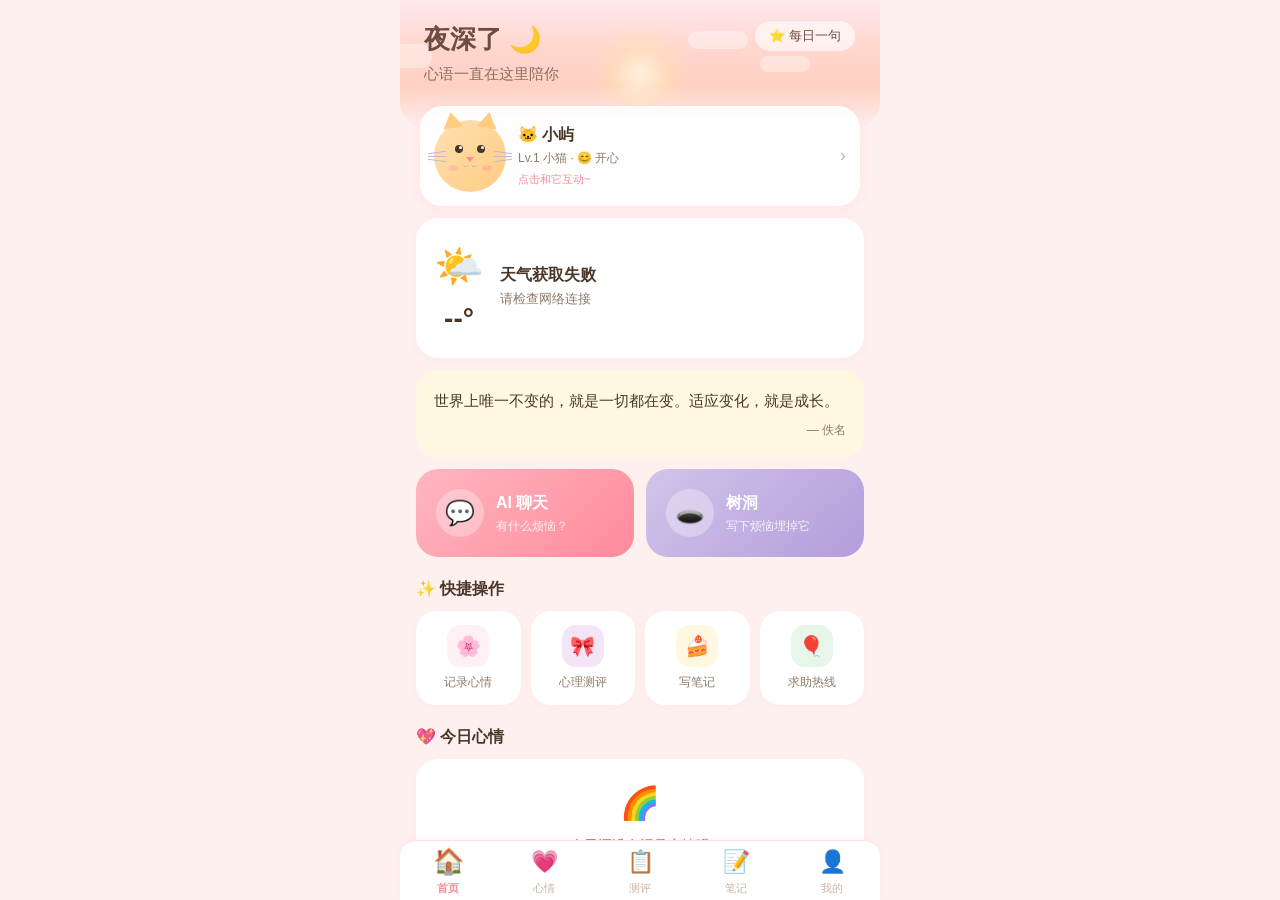
<file: frontend/index.html>
<!DOCTYPE html>
<html lang="zh-CN">
<head>
    <meta charset="UTF-8">
    <meta name="viewport" content="width=device-width, initial-scale=1.0, maximum-scale=1.0, user-scalable=no">
    <meta name="apple-mobile-web-app-capable" content="yes">
    <meta name="apple-mobile-web-app-status-bar-style" content="black-translucent">
    <meta name="theme-color" content="#FF8A9B">
    <meta name="description" content="心屿 - 你的情绪小助手">
    <title>心屿 - 情绪助手</title>
    <link rel="manifest" href="manifest.json">
    <link rel="stylesheet" href="style.css">
</head>
<body class="theme-male">

    <!-- ========== 主内容区 ========== -->
    <div class="app-container">

        <!-- ===== 首页 Tab ===== -->
        <div class="tab-page active" id="page-home">
            <div class="page-scroll">
                <!-- 日落渐变头部 -->
                <div class="sunset-header">
                    <div class="sunset-cloud c1"></div>
                    <div class="sunset-cloud c2"></div>
                    <div class="sunset-cloud c3"></div>
                    <button class="daily-quote-btn" onclick="showDailyQuote()">⭐ 每日一句</button>
                    <div class="home-greeting">
                        <h2 id="greetingText">上午好，用户 ☀️</h2>
                        <p id="greetingSub">今天心情怎么样？</p>
                    </div>
                </div>

                <!-- 宠物卡片 -->
                <div class="pet-card" onclick="switchTab('profile')">
                    <div class="pet-avatar">
                        <div class="cat-face">
                            <div class="cat-eyes">
                                <div class="cat-eye"></div>
                                <div class="cat-eye"></div>
                            </div>
                            <div class="cat-nose"></div>
                            <div class="cat-mouth">
                                <div class="cat-mouth-line"></div>
                                <div class="cat-mouth-line"></div>
                            </div>
                            <div class="cat-cheeks">
                                <div class="cat-cheek"></div>
                                <div class="cat-cheek"></div>
                            </div>
                        </div>
                        <div class="cat-whiskers">
                            <div class="cat-whisker l1"></div>
                            <div class="cat-whisker l2"></div>
                            <div class="cat-whisker l3"></div>
                            <div class="cat-whisker r1"></div>
                            <div class="cat-whisker r2"></div>
                            <div class="cat-whisker r3"></div>
                        </div>
                    </div>
                    <div class="pet-info">
                        <div class="pet-name">🐱 小屿</div>
                        <div class="pet-level">Lv.1 小猫 · 😊 开心</div>
                        <div class="pet-hint">点击和它互动~</div>
                    </div>
                    <div class="pet-arrow">›</div>
                </div>

                <!-- 天气卡片 -->
                <div class="weather-card" id="weatherCard">
                    <div class="weather-left">
                        <div class="weather-icon" id="weatherIcon">🌤️</div>
                        <div class="weather-temp" id="weatherTemp">--°</div>
                    </div>
                    <div class="weather-right">
                        <div class="weather-city" id="weatherCity">定位中...</div>
                        <div class="weather-desc" id="weatherDesc">获取天气信息</div>
                        <div class="weather-detail" id="weatherDetail"></div>
                    </div>
                </div>

                <!-- 每日一句 -->
                <div class="quote-card">
                    <p class="quote-text" id="dailyQuote">🌷 每一个不曾起舞的日子，都是对生命的辜负。</p>
                    <div class="quote-author" id="quoteAuthor">—— 尼采</div>
                </div>

                <!-- AI聊天 + 树洞 -->
                <div class="action-cards">
                    <div class="action-card ai-chat" onclick="switchTab('mood')">
                        <div class="action-icon">💬</div>
                        <div class="action-text">
                            <h3>AI 聊天</h3>
                            <p>有什么烦恼？</p>
                        </div>
                    </div>
                    <div class="action-card tree-hole" onclick="switchTab('note')">
                        <div class="action-icon">🕳️</div>
                        <div class="action-text">
                            <h3>树洞</h3>
                            <p>写下烦恼埋掉它</p>
                        </div>
                    </div>
                </div>

                <!-- 快捷入口 -->
                <div class="section-title">✨ 快捷操作</div>
                <div class="quick-actions">
                    <div class="quick-item" onclick="switchTab('mood')">
                        <div class="quick-icon qi-mood">🌸</div>
                        <span>记录心情</span>
                    </div>
                    <div class="quick-item" onclick="switchTab('test')">
                        <div class="quick-icon qi-test">🎀</div>
                        <span>心理测评</span>
                    </div>
                    <div class="quick-item" onclick="switchTab('note')">
                        <div class="quick-icon qi-note">🍰</div>
                        <span>写笔记</span>
                    </div>
                    <div class="quick-item" onclick="openHelpPanel()">
                        <div class="quick-icon qi-help">🎈</div>
                        <span>求助热线</span>
                    </div>
                </div>

                <!-- 今日心情概览 -->
                <div class="section-title">💖 今日心情</div>
                <div class="today-mood-card" id="todayMoodCard">
                    <div class="today-mood-empty">
                        <span>🌈</span>
                        <p>今天还没有记录心情哦</p>
                        <button onclick="switchTab('mood')">去记录 →</button>
                    </div>
                </div>

                <!-- 最近笔记 -->
                <div class="section-title">📝 最近笔记</div>
                <div class="recent-notes" id="recentNotes">
                    <div class="empty-tip">还没有笔记，去写一篇吧 ✍️</div>
                </div>
            </div>
        </div>

        <!-- ===== 心情 Tab ===== -->
        <div class="tab-page" id="page-mood">
            <div class="page-scroll">
                <div class="page-top-bar">
                    <h2>今日心情</h2>
                </div>

                <!-- 指针式心情盘 -->
                <div class="mood-dial-wrap">
                    <div class="mood-dial" id="moodDial">
                        <svg viewBox="0 0 200 200" class="dial-svg">
                            <!-- 背景圆弧 -->
                            <circle cx="100" cy="100" r="85" fill="none" stroke="#e2e8f0" stroke-width="12" stroke-linecap="round"
                                stroke-dasharray="400 534" transform="rotate(135 100 100)"/>
                            <!-- 彩色进度弧 -->
                            <circle cx="100" cy="100" r="85" fill="none" stroke="url(#dialGrad)" stroke-width="12" stroke-linecap="round"
                                stroke-dasharray="0 534" transform="rotate(135 100 100)" id="dialArc"/>
                            <!-- 渐变定义 -->
                            <defs>
                                <linearGradient id="dialGrad" x1="0%" y1="0%" x2="100%" y2="0%">
                                    <stop offset="0%" stop-color="#f59e0b"/>
                                    <stop offset="50%" stop-color="#10b981"/>
                                    <stop offset="100%" stop-color="#ef4444"/>
                                </linearGradient>
                            </defs>
                            <!-- 刻度标记 -->
                            <g id="dialMarks"></g>
                            <!-- 指针 -->
                            <g id="dialPointer" transform="rotate(0 100 100)">
                                <line x1="100" y1="100" x2="100" y2="30" stroke="#6366f1" stroke-width="3" stroke-linecap="round"/>
                                <circle cx="100" cy="100" r="6" fill="#6366f1"/>
                                <circle cx="100" cy="100" r="3" fill="#fff"/>
                            </g>
                        </svg>
                        <div class="dial-center">
                            <div class="dial-emoji" id="dialEmoji">😐</div>
                            <div class="dial-label" id="dialLabel">拖动指针选择心情</div>
                        </div>
                    </div>
                    <!-- 快捷选择 -->
                    <div class="mood-quick-row">
                        <button class="mood-qbtn" data-val="1" onclick="setMoodValue(1)">😢<small>难过</small></button>
                        <button class="mood-qbtn" data-val="2" onclick="setMoodValue(2)">😰<small>焦虑</small></button>
                        <button class="mood-qbtn" data-val="3" onclick="setMoodValue(3)">😐<small>平静</small></button>
                        <button class="mood-qbtn" data-val="4" onclick="setMoodValue(4)">😊<small>开心</small></button>
                        <button class="mood-qbtn" data-val="5" onclick="setMoodValue(5)">😄<small>超棒</small></button>
                    </div>
                </div>

                <!-- 心情笔记 -->
                <div class="mood-note-area">
                    <textarea id="moodNote" placeholder="写点什么记录一下今天..."></textarea>
                </div>
                <button class="btn-primary" onclick="submitMood()">保存心情</button>

                <!-- 统计 -->
                <div class="stats-row">
                    <div class="stat-box">
                        <div class="stat-num" id="statMoods">0</div>
                        <div class="stat-txt">心情记录</div>
                    </div>
                    <div class="stat-box">
                        <div class="stat-num" id="statCheckins">0</div>
                        <div class="stat-txt">打卡天数</div>
                    </div>
                    <div class="stat-box">
                        <div class="stat-num" id="statHappy">0%</div>
                        <div class="stat-txt">开心比例</div>
                    </div>
                </div>

                <!-- 历史记录 -->
                <div class="section-title">最近心情</div>
                <div class="mood-history" id="moodHistory"></div>
            </div>
        </div>

        <!-- ===== 测评 Tab ===== -->
        <div class="tab-page" id="page-test">
            <div class="page-scroll">
                <div class="page-top-bar">
                    <h2>心理测评</h2>
                </div>
                <p class="page-desc">通过简单的测评了解自己的心理状态</p>

                <div class="test-list">
                    <div class="test-card" onclick="startTest('phq9')">
                        <div class="test-icon">💙</div>
                        <div class="test-info">
                            <h3>PHQ-9 抑郁筛查</h3>
                            <p>9道题，了解你的情绪状态</p>
                            <div class="test-meta">
                                <span class="test-time">⏱ 约2分钟</span>
                                <span class="test-count" id="phq9Count">0次测评</span>
                            </div>
                        </div>
                        <div class="test-arrow">→</div>
                    </div>
                    <div class="test-card" onclick="startTest('gad7')">
                        <div class="test-icon">💜</div>
                        <div class="test-info">
                            <h3>GAD-7 焦虑筛查</h3>
                            <p>7道题，评估你的焦虑程度</p>
                            <div class="test-meta">
                                <span class="test-time">⏱ 约2分钟</span>
                                <span class="test-count" id="gad7Count">0次测评</span>
                            </div>
                        </div>
                        <div class="test-arrow">→</div>
                    </div>
                    <div class="test-card" onclick="startTest('stress')">
                        <div class="test-icon">🧡</div>
                        <div class="test-info">
                            <h3>PSS 压力知觉量表</h3>
                            <p>10道题，了解你的压力水平</p>
                            <div class="test-meta">
                                <span class="test-time">⏱ 约3分钟</span>
                                <span class="test-count" id="stressCount">0次测评</span>
                            </div>
                        </div>
                        <div class="test-arrow">→</div>
                    </div>
                    <div class="test-card" onclick="startTest('sleep')">
                        <div class="test-icon">💚</div>
                        <div class="test-info">
                            <h3>睡眠质量评估</h3>
                            <p>5道题，看看你的睡眠好不好</p>
                            <div class="test-meta">
                                <span class="test-time">⏱ 约1分钟</span>
                                <span class="test-count" id="sleepCount">0次测评</span>
                            </div>
                        </div>
                        <div class="test-arrow">→</div>
                    </div>
                </div>

                <!-- 测评历史 -->
                <div class="section-title">测评记录</div>
                <div id="testHistory" class="test-history"></div>
            </div>
        </div>

        <!-- ===== 笔记 Tab ===== -->
        <div class="tab-page" id="page-note">
            <div class="page-scroll">
                <div class="page-top-bar">
                    <h2>我的笔记</h2>
                    <button class="top-btn" onclick="createNote()">+ 新建</button>
                </div>
                <div class="note-list" id="noteList"></div>
            </div>
        </div>

        <!-- ===== 我的 Tab ===== -->
        <div class="tab-page" id="page-profile">
            <div class="page-scroll">
                <div class="profile-header">
                    <div class="profile-avatar" id="profileAvatar">🙋</div>
                    <div class="profile-name" id="profileName">游客</div>
                    <div class="profile-id" id="profileId">点击登录解锁更多功能</div>
                </div>

                <div class="profile-menu">
                    <div class="menu-group">
                        <div class="menu-item" onclick="toggleTheme()">
                            <span class="menu-icon">🎨</span>
                            <span class="menu-text">切换主题</span>
                            <span class="menu-extra" id="themeLabel">男生版</span>
                            <span class="menu-arrow">›</span>
                        </div>
                        <div class="menu-item" onclick="openContactsPanel()">
                            <span class="menu-icon">🧑‍🤝‍🧑</span>
                            <span class="menu-text">紧急联系人</span>
                            <span class="menu-arrow">›</span>
                        </div>
                        <div class="menu-item" onclick="openHelpPanel()">
                            <span class="menu-icon">📞</span>
                            <span class="menu-text">求助热线</span>
                            <span class="menu-arrow">›</span>
                        </div>
                    </div>
                    <div class="menu-group">
                        <div class="menu-item" onclick="doDailyCheckin()">
                            <span class="menu-icon">✅</span>
                            <span class="menu-text">每日打卡</span>
                            <span class="menu-extra" id="checkinLabel">未打卡</span>
                            <span class="menu-arrow">›</span>
                        </div>
                    </div>
                    <div class="menu-group">
                        <div class="menu-item" id="loginMenu" onclick="goLogin()">
                            <span class="menu-icon">🔑</span>
                            <span class="menu-text">登录 / 注册</span>
                            <span class="menu-arrow">›</span>
                        </div>
                        <div class="menu-item" id="logoutMenu" onclick="doLogout()" style="display:none">
                            <span class="menu-icon">🚪</span>
                            <span class="menu-text">退出登录</span>
                            <span class="menu-arrow">›</span>
                        </div>
                    </div>
                </div>

                <div class="profile-footer">
                    <p>💗 心屿情绪助手 v2.0</p>
                    <p>你值得被温柔以待</p>
                </div>
            </div>
        </div>
    </div>

    <!-- ========== 底部 Tab 栏 ========== -->
    <nav class="tab-bar">
        <div class="tab-item active" onclick="switchTab('home')" data-tab="home">
            <div class="tab-icon">🏠</div>
            <div class="tab-label">首页</div>
        </div>
        <div class="tab-item" onclick="switchTab('mood')" data-tab="mood">
            <div class="tab-icon">💗</div>
            <div class="tab-label">心情</div>
        </div>
        <div class="tab-item" onclick="switchTab('test')" data-tab="test">
            <div class="tab-icon">📋</div>
            <div class="tab-label">测评</div>
        </div>
        <div class="tab-item" onclick="switchTab('note')" data-tab="note">
            <div class="tab-icon">📝</div>
            <div class="tab-label">笔记</div>
        </div>
        <div class="tab-item" onclick="switchTab('profile')" data-tab="profile">
            <div class="tab-icon">👤</div>
            <div class="tab-label">我的</div>
        </div>
    </nav>

    <!-- ========== 测评弹窗 ========== -->
    <div class="modal-overlay" id="testOverlay" onclick="closeTestModal()"></div>
    <div class="test-modal" id="testModal">
        <div class="test-modal-header">
            <h3 id="testTitle">测评</h3>
            <button class="modal-close" onclick="closeTestModal()">&times;</button>
        </div>
        <div class="test-modal-body" id="testBody"></div>
    </div>

    <!-- ========== 笔记编辑弹窗 ========== -->
    <div class="modal-overlay" id="noteOverlay" onclick="closeNoteModal()"></div>
    <div class="note-modal" id="noteModal">
        <div class="note-modal-header">
            <input type="text" id="noteTitleInput" placeholder="笔记标题">
            <button class="modal-close" onclick="closeNoteModal()">&times;</button>
        </div>
        <div class="note-modal-body">
            <textarea id="noteContentInput" placeholder="开始写吧..."></textarea>
        </div>
        <div class="note-modal-footer">
            <button class="btn-secondary" onclick="deleteCurrentNote()">删除</button>
            <button class="btn-primary" onclick="saveNote()">保存</button>
        </div>
    </div>

    <!-- ========== 求助热线弹窗 ========== -->
    <div class="modal-overlay" id="helpOverlay" onclick="closeHelpPanel()"></div>
    <div class="help-modal" id="helpModal">
        <div class="help-modal-header">
            <h3>📞 求助热线</h3>
            <button class="modal-close" onclick="closeHelpPanel()">&times;</button>
        </div>
        <div class="help-modal-body">
            <div class="helpline-card emergency">
                <div class="hl-icon">🚨</div>
                <h4>紧急求助</h4>
                <a href="tel:110" class="hl-phone">110</a>
                <p>遇到危险请立即报警</p>
            </div>
            <div class="helpline-card emergency">
                <div class="hl-icon">🚑</div>
                <h4>急救电话</h4>
                <a href="tel:120" class="hl-phone">120</a>
                <p>身体不适请立即拨打</p>
            </div>
            <div class="helpline-card">
                <div class="hl-icon">💚</div>
                <h4>心理援助热线</h4>
                <a href="tel:123205" class="hl-phone">12320-5</a>
                <p>全国心理援助热线</p>
            </div>
            <div class="helpline-card">
                <div class="hl-icon">💙</div>
                <h4>希望24热线</h4>
                <a href="tel:4001619995" class="hl-phone">400-161-9995</a>
                <p>24小时心理危机干预</p>
            </div>
            <div class="helpline-card">
                <div class="hl-icon">💜</div>
                <h4>生命热线</h4>
                <a href="tel:4008211215" class="hl-phone">400-821-1215</a>
                <p>24小时心理援助</p>
            </div>
        </div>
    </div>

    <!-- ========== 联系人弹窗 ========== -->
    <div class="modal-overlay" id="contactOverlay" onclick="closeContactsPanel()"></div>
    <div class="contact-modal" id="contactModal">
        <div class="contact-modal-header">
            <h3>🧑‍🤝‍🧑 紧急联系人</h3>
            <button class="modal-close" onclick="closeContactsPanel()">&times;</button>
        </div>
        <div class="contact-modal-body">
            <div class="contact-add-form">
                <input type="text" id="cName" placeholder="姓名">
                <input type="tel" id="cPhone" placeholder="电话">
                <select id="cRelation">
                    <option value="">关系</option>
                    <option value="家人">家人</option>
                    <option value="朋友">朋友</option>
                    <option value="老师">老师</option>
                    <option value="辅导员">辅导员</option>
                </select>
                <button class="btn-primary btn-sm" onclick="addContact()">添加</button>
            </div>
            <div id="contactList" class="contact-list"></div>
        </div>
    </div>

    <script src="script.js"></script>
</body>
</html>
</file>
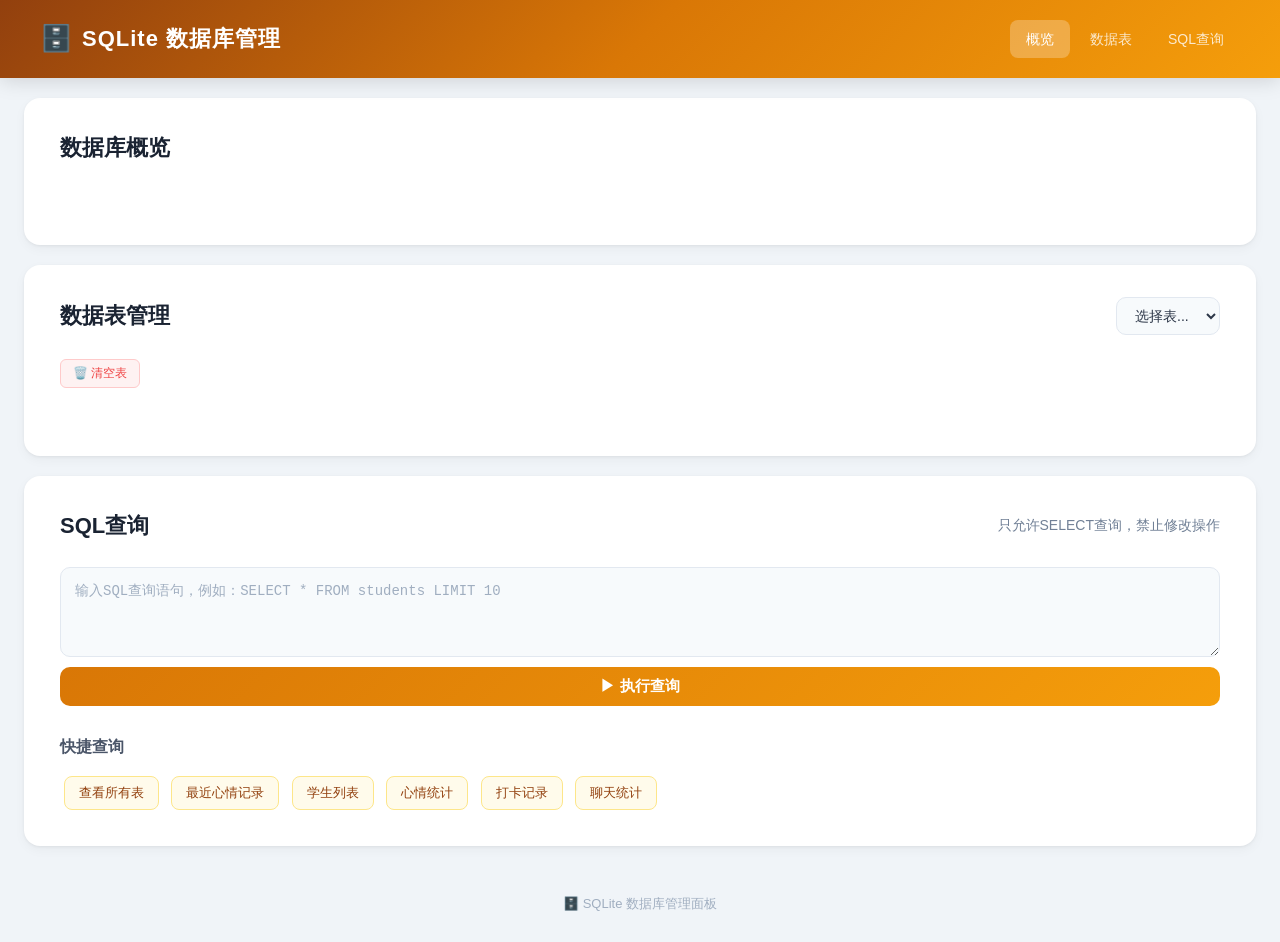
<file: frontend/db/index.html>
<!DOCTYPE html>
<html lang="zh-CN">
<head>
    <meta charset="UTF-8">
    <meta name="viewport" content="width=device-width, initial-scale=1.0">
    <title>数据库管理</title>
    <link rel="stylesheet" href="style.css">
</head>
<body>
    <div class="container">
        <header>
            <div class="logo">
                <span class="logo-icon">🗄️</span>
                <h1>SQLite 数据库管理</h1>
            </div>
            <nav>
                <a href="#overview" class="nav-link active">概览</a>
                <a href="#tables" class="nav-link">数据表</a>
                <a href="#query" class="nav-link">SQL查询</a>
            </nav>
        </header>

        <!-- 概览 -->
        <section id="overview" class="section">
            <div class="section-header">
                <h2>数据库概览</h2>
            </div>
            <div class="stats-grid" id="dbStats"></div>
            <div class="table-list" id="tableList"></div>
        </section>

        <!-- 数据表 -->
        <section id="tables" class="section">
            <div class="section-header">
                <h2>数据表管理</h2>
                <select id="tableSelect" onchange="loadTableData()">
                    <option value="">选择表...</option>
                </select>
            </div>
            <div class="table-actions">
                <button class="btn-danger" onclick="clearCurrentTable()">🗑️ 清空表</button>
                <span id="tableInfo"></span>
            </div>
            <div class="table-container">
                <table id="dataTable">
                    <thead id="tableHead"></thead>
                    <tbody id="tableBody"></tbody>
                </table>
            </div>
            <div id="emptyMsg" class="empty-msg" style="display:none">暂无数据</div>
            <div class="pagination" id="pagination"></div>
        </section>

        <!-- SQL查询 -->
        <section id="query" class="section">
            <div class="section-header">
                <h2>SQL查询</h2>
                <p>只允许SELECT查询，禁止修改操作</p>
            </div>
            <div class="query-box">
                <textarea id="sqlInput" placeholder="输入SQL查询语句，例如：SELECT * FROM students LIMIT 10"></textarea>
                <button class="btn-primary" onclick="executeQuery()">▶ 执行查询</button>
            </div>
            <div id="queryResult" class="query-result" style="display:none">
                <div id="queryInfo"></div>
                <div class="table-container">
                    <table id="queryTable">
                        <thead id="queryHead"></thead>
                        <tbody id="queryBody"></tbody>
                    </table>
                </div>
            </div>
            <div class="quick-queries">
                <h3>快捷查询</h3>
                <button onclick="quickQuery('SELECT name, type FROM sqlite_master WHERE type=\"table\"')">查看所有表</button>
                <button onclick="quickQuery('SELECT * FROM moods ORDER BY created_at DESC LIMIT 10')">最近心情记录</button>
                <button onclick="quickQuery('SELECT * FROM students ORDER BY created_at DESC LIMIT 10')">学生列表</button>
                <button onclick="quickQuery('SELECT mood, COUNT(*) as count FROM moods GROUP BY mood')">心情统计</button>
                <button onclick="quickQuery('SELECT * FROM checkins ORDER BY created_at DESC LIMIT 10')">打卡记录</button>
                <button onclick="quickQuery('SELECT role, COUNT(*) as count FROM chat_history GROUP BY role')">聊天统计</button>
            </div>
        </section>

        <footer>
            <p>🗄️ SQLite 数据库管理面板</p>
        </footer>
    </div>

    <script src="script.js"></script>
</body>
</html>
</file>
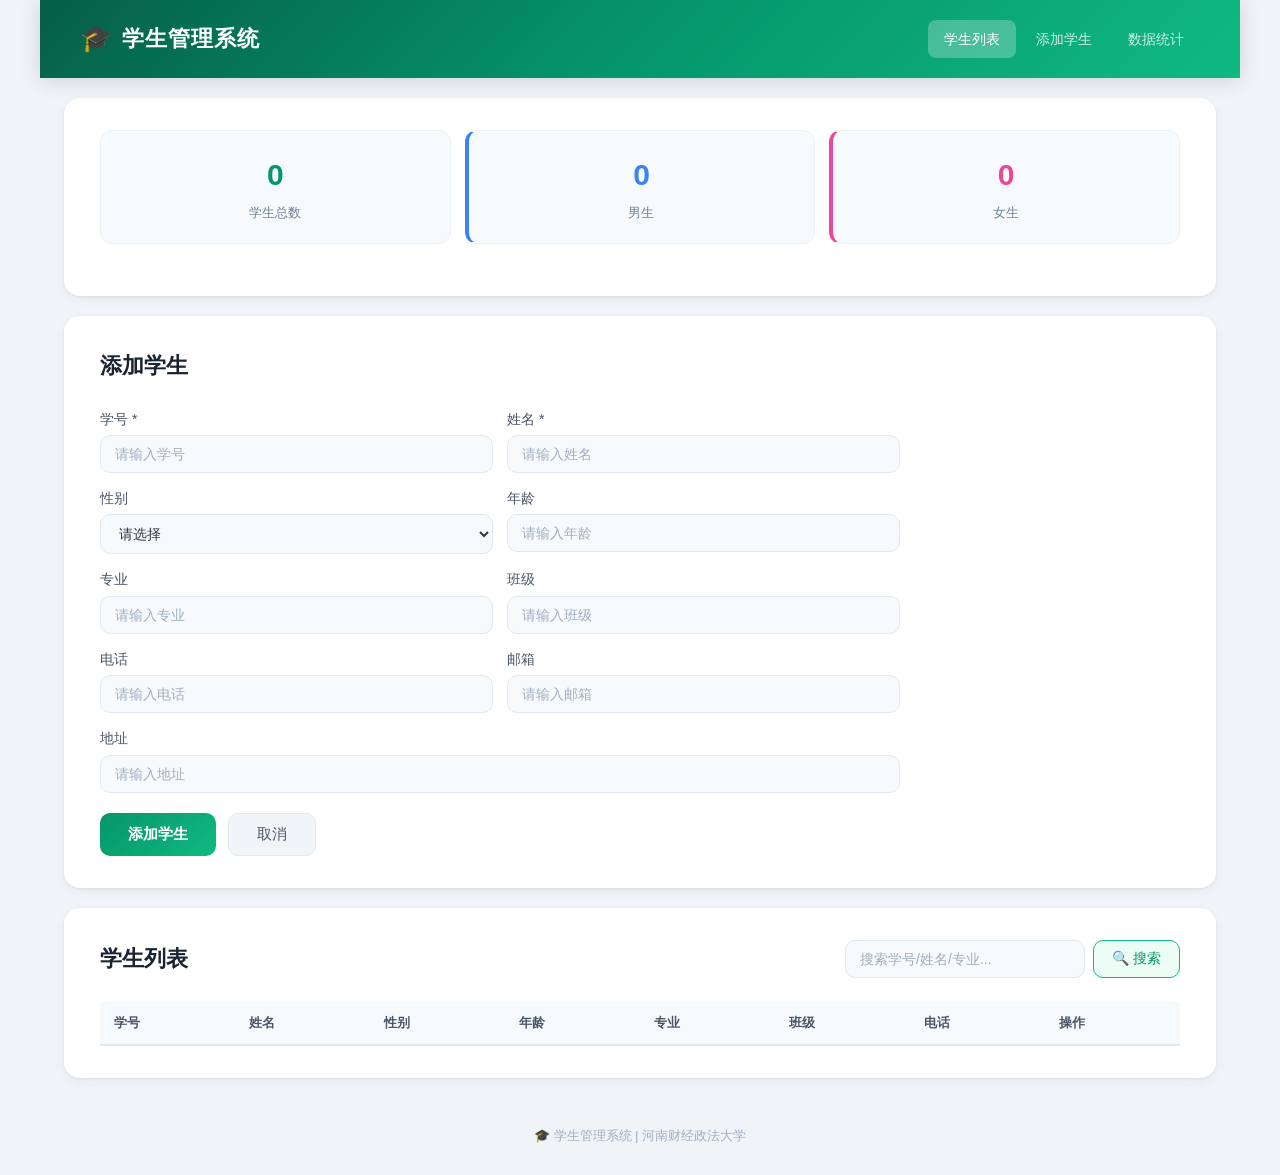
<file: frontend/student/index.html>
<!DOCTYPE html>
<html lang="zh-CN">
<head>
    <meta charset="UTF-8">
    <meta name="viewport" content="width=device-width, initial-scale=1.0">
    <title>学生管理系统</title>
    <link rel="stylesheet" href="style.css">
</head>
<body>
    <div class="container">
        <header>
            <div class="logo">
                <span class="logo-icon">🎓</span>
                <h1>学生管理系统</h1>
            </div>
            <nav>
                <a href="#students" class="nav-link active">学生列表</a>
                <a href="#add" class="nav-link">添加学生</a>
                <a href="#stats" class="nav-link">数据统计</a>
            </nav>
        </header>

        <!-- 数据统计 -->
        <section id="stats" class="section">
            <div class="stats-grid">
                <div class="stat-card">
                    <div class="stat-number" id="totalCount">0</div>
                    <div class="stat-label">学生总数</div>
                </div>
                <div class="stat-card male">
                    <div class="stat-number" id="maleCount">0</div>
                    <div class="stat-label">男生</div>
                </div>
                <div class="stat-card female">
                    <div class="stat-number" id="femaleCount">0</div>
                    <div class="stat-label">女生</div>
                </div>
            </div>
            <div class="major-stats" id="majorStats"></div>
        </section>

        <!-- 添加/编辑学生表单 -->
        <section id="add" class="section">
            <div class="section-header">
                <h2 id="formTitle">添加学生</h2>
            </div>
            <form id="studentForm" class="student-form">
                <input type="hidden" id="editId">
                <div class="form-row">
                    <div class="form-group">
                        <label>学号 *</label>
                        <input type="text" id="studentId" required placeholder="请输入学号">
                    </div>
                    <div class="form-group">
                        <label>姓名 *</label>
                        <input type="text" id="name" required placeholder="请输入姓名">
                    </div>
                </div>
                <div class="form-row">
                    <div class="form-group">
                        <label>性别</label>
                        <select id="gender">
                            <option value="">请选择</option>
                            <option value="男">男</option>
                            <option value="女">女</option>
                        </select>
                    </div>
                    <div class="form-group">
                        <label>年龄</label>
                        <input type="number" id="age" placeholder="请输入年龄">
                    </div>
                </div>
                <div class="form-row">
                    <div class="form-group">
                        <label>专业</label>
                        <input type="text" id="major" placeholder="请输入专业">
                    </div>
                    <div class="form-group">
                        <label>班级</label>
                        <input type="text" id="className" placeholder="请输入班级">
                    </div>
                </div>
                <div class="form-row">
                    <div class="form-group">
                        <label>电话</label>
                        <input type="tel" id="phone" placeholder="请输入电话">
                    </div>
                    <div class="form-group">
                        <label>邮箱</label>
                        <input type="email" id="email" placeholder="请输入邮箱">
                    </div>
                </div>
                <div class="form-group full">
                    <label>地址</label>
                    <input type="text" id="address" placeholder="请输入地址">
                </div>
                <div class="form-actions">
                    <button type="submit" class="btn-primary" id="submitBtn">添加学生</button>
                    <button type="button" class="btn-secondary" id="cancelBtn" onclick="cancelEdit()">取消</button>
                </div>
            </form>
        </section>

        <!-- 学生列表 -->
        <section id="students" class="section">
            <div class="section-header">
                <h2>学生列表</h2>
                <div class="search-box">
                    <input type="text" id="searchInput" placeholder="搜索学号/姓名/专业..." oninput="searchStudents()">
                    <button onclick="searchStudents()">🔍 搜索</button>
                </div>
            </div>
            <div class="table-container">
                <table id="studentTable">
                    <thead>
                        <tr>
                            <th>学号</th>
                            <th>姓名</th>
                            <th>性别</th>
                            <th>年龄</th>
                            <th>专业</th>
                            <th>班级</th>
                            <th>电话</th>
                            <th>操作</th>
                        </tr>
                    </thead>
                    <tbody id="studentList"></tbody>
                </table>
            </div>
            <div id="emptyMsg" class="empty-msg" style="display:none">暂无学生数据</div>
        </section>

        <footer>
            <p>🎓 学生管理系统 | 河南财经政法大学</p>
        </footer>
    </div>

    <script src="script.js"></script>
</body>
</html>
</file>
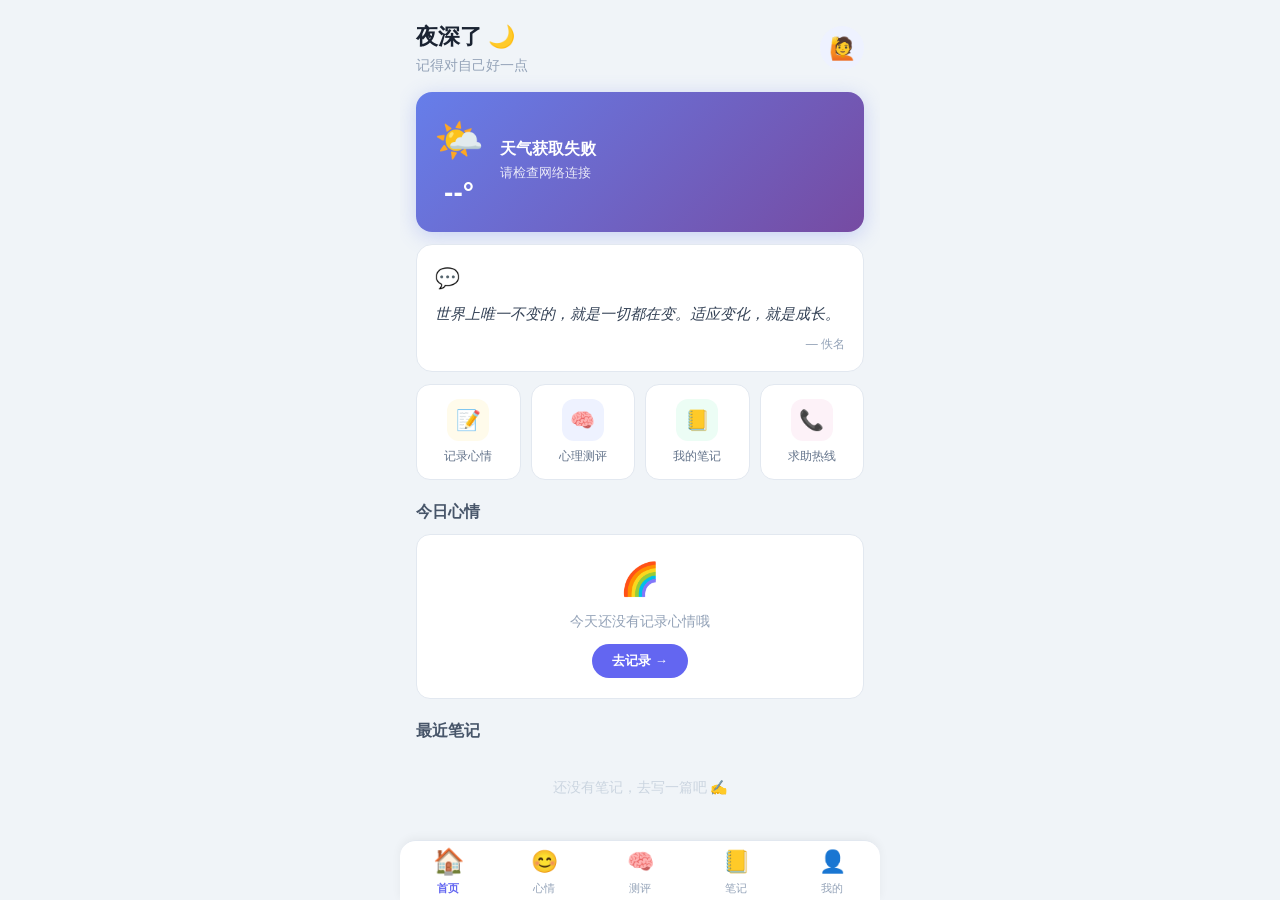
<file: android/app/src/main/assets/index.html>
<!DOCTYPE html>
<html lang="zh-CN">
<head>
    <meta charset="UTF-8">
    <meta name="viewport" content="width=device-width, initial-scale=1.0, maximum-scale=1.0, user-scalable=no">
    <meta name="apple-mobile-web-app-capable" content="yes">
    <meta name="apple-mobile-web-app-status-bar-style" content="black-translucent">
    <meta name="theme-color" content="#3182ce">
    <meta name="description" content="心语 - 你的情绪小助手">
    <title>心语 - 情绪助手</title>
    <link rel="manifest" href="manifest.json">
    <link rel="stylesheet" href="style.css">
</head>
<body class="theme-male">

    <!-- ========== 主内容区 ========== -->
    <div class="app-container">

        <!-- ===== 首页 Tab ===== -->
        <div class="tab-page active" id="page-home">
            <div class="page-scroll">
                <!-- 顶部问候 -->
                <div class="home-header">
                    <div class="home-greeting">
                        <h2 id="greetingText">下午好呀 ☀️</h2>
                        <p id="greetingSub">今天过得怎么样？</p>
                    </div>
                    <div class="home-avatar" onclick="switchTab('profile')">🙋</div>
                </div>

                <!-- 天气卡片 -->
                <div class="weather-card" id="weatherCard">
                    <div class="weather-left">
                        <div class="weather-icon" id="weatherIcon">🌤️</div>
                        <div class="weather-temp" id="weatherTemp">--°</div>
                    </div>
                    <div class="weather-right">
                        <div class="weather-city" id="weatherCity">定位中...</div>
                        <div class="weather-desc" id="weatherDesc">获取天气信息</div>
                        <div class="weather-detail" id="weatherDetail"></div>
                    </div>
                </div>

                <!-- 每日一句 -->
                <div class="quote-card">
                    <div class="quote-icon">💬</div>
                    <p class="quote-text" id="dailyQuote">加载中...</p>
                    <div class="quote-author" id="quoteAuthor"></div>
                </div>

                <!-- 快捷入口 -->
                <div class="quick-actions">
                    <div class="quick-item" onclick="switchTab('mood')">
                        <div class="quick-icon qi-mood">📝</div>
                        <span>记录心情</span>
                    </div>
                    <div class="quick-item" onclick="switchTab('test')">
                        <div class="quick-icon qi-test">🧠</div>
                        <span>心理测评</span>
                    </div>
                    <div class="quick-item" onclick="switchTab('note')">
                        <div class="quick-icon qi-note">📒</div>
                        <span>我的笔记</span>
                    </div>
                    <div class="quick-item" onclick="openHelpPanel()">
                        <div class="quick-icon qi-help">📞</div>
                        <span>求助热线</span>
                    </div>
                </div>

                <!-- 今日心情概览 -->
                <div class="section-title">今日心情</div>
                <div class="today-mood-card" id="todayMoodCard">
                    <div class="today-mood-empty">
                        <span>🌈</span>
                        <p>今天还没有记录心情哦</p>
                        <button onclick="switchTab('mood')">去记录 →</button>
                    </div>
                </div>

                <!-- 最近笔记 -->
                <div class="section-title">最近笔记</div>
                <div class="recent-notes" id="recentNotes">
                    <div class="empty-tip">还没有笔记，去写一篇吧 ✍️</div>
                </div>
            </div>
        </div>

        <!-- ===== 心情 Tab ===== -->
        <div class="tab-page" id="page-mood">
            <div class="page-scroll">
                <div class="page-top-bar">
                    <h2>今日心情</h2>
                </div>

                <!-- 指针式心情盘 -->
                <div class="mood-dial-wrap">
                    <div class="mood-dial" id="moodDial">
                        <svg viewBox="0 0 200 200" class="dial-svg">
                            <!-- 背景圆弧 -->
                            <circle cx="100" cy="100" r="85" fill="none" stroke="#e2e8f0" stroke-width="12" stroke-linecap="round"
                                stroke-dasharray="400 534" transform="rotate(135 100 100)"/>
                            <!-- 彩色进度弧 -->
                            <circle cx="100" cy="100" r="85" fill="none" stroke="url(#dialGrad)" stroke-width="12" stroke-linecap="round"
                                stroke-dasharray="0 534" transform="rotate(135 100 100)" id="dialArc"/>
                            <!-- 渐变定义 -->
                            <defs>
                                <linearGradient id="dialGrad" x1="0%" y1="0%" x2="100%" y2="0%">
                                    <stop offset="0%" stop-color="#f59e0b"/>
                                    <stop offset="50%" stop-color="#10b981"/>
                                    <stop offset="100%" stop-color="#ef4444"/>
                                </linearGradient>
                            </defs>
                            <!-- 刻度标记 -->
                            <g id="dialMarks"></g>
                            <!-- 指针 -->
                            <g id="dialPointer" transform="rotate(0 100 100)">
                                <line x1="100" y1="100" x2="100" y2="30" stroke="#6366f1" stroke-width="3" stroke-linecap="round"/>
                                <circle cx="100" cy="100" r="6" fill="#6366f1"/>
                                <circle cx="100" cy="100" r="3" fill="#fff"/>
                            </g>
                        </svg>
                        <div class="dial-center">
                            <div class="dial-emoji" id="dialEmoji">😐</div>
                            <div class="dial-label" id="dialLabel">拖动指针选择心情</div>
                        </div>
                    </div>
                    <!-- 快捷选择 -->
                    <div class="mood-quick-row">
                        <button class="mood-qbtn" data-val="1" onclick="setMoodValue(1)">😢<small>难过</small></button>
                        <button class="mood-qbtn" data-val="2" onclick="setMoodValue(2)">😰<small>焦虑</small></button>
                        <button class="mood-qbtn" data-val="3" onclick="setMoodValue(3)">😐<small>平静</small></button>
                        <button class="mood-qbtn" data-val="4" onclick="setMoodValue(4)">😊<small>开心</small></button>
                        <button class="mood-qbtn" data-val="5" onclick="setMoodValue(5)">😄<small>超棒</small></button>
                    </div>
                </div>

                <!-- 心情笔记 -->
                <div class="mood-note-area">
                    <textarea id="moodNote" placeholder="写点什么记录一下今天..."></textarea>
                </div>
                <button class="btn-primary" onclick="submitMood()">保存心情</button>

                <!-- 统计 -->
                <div class="stats-row">
                    <div class="stat-box">
                        <div class="stat-num" id="statMoods">0</div>
                        <div class="stat-txt">心情记录</div>
                    </div>
                    <div class="stat-box">
                        <div class="stat-num" id="statCheckins">0</div>
                        <div class="stat-txt">打卡天数</div>
                    </div>
                    <div class="stat-box">
                        <div class="stat-num" id="statHappy">0%</div>
                        <div class="stat-txt">开心比例</div>
                    </div>
                </div>

                <!-- 历史记录 -->
                <div class="section-title">最近心情</div>
                <div class="mood-history" id="moodHistory"></div>
            </div>
        </div>

        <!-- ===== 测评 Tab ===== -->
        <div class="tab-page" id="page-test">
            <div class="page-scroll">
                <div class="page-top-bar">
                    <h2>心理测评</h2>
                </div>
                <p class="page-desc">通过简单的测评了解自己的心理状态</p>

                <div class="test-list">
                    <div class="test-card" onclick="startTest('phq9')">
                        <div class="test-icon">💙</div>
                        <div class="test-info">
                            <h3>PHQ-9 抑郁筛查</h3>
                            <p>9道题，了解你的情绪状态</p>
                            <div class="test-meta">
                                <span class="test-time">⏱ 约2分钟</span>
                                <span class="test-count" id="phq9Count">0次测评</span>
                            </div>
                        </div>
                        <div class="test-arrow">→</div>
                    </div>
                    <div class="test-card" onclick="startTest('gad7')">
                        <div class="test-icon">💜</div>
                        <div class="test-info">
                            <h3>GAD-7 焦虑筛查</h3>
                            <p>7道题，评估你的焦虑程度</p>
                            <div class="test-meta">
                                <span class="test-time">⏱ 约2分钟</span>
                                <span class="test-count" id="gad7Count">0次测评</span>
                            </div>
                        </div>
                        <div class="test-arrow">→</div>
                    </div>
                    <div class="test-card" onclick="startTest('stress')">
                        <div class="test-icon">🧡</div>
                        <div class="test-info">
                            <h3>PSS 压力知觉量表</h3>
                            <p>10道题，了解你的压力水平</p>
                            <div class="test-meta">
                                <span class="test-time">⏱ 约3分钟</span>
                                <span class="test-count" id="stressCount">0次测评</span>
                            </div>
                        </div>
                        <div class="test-arrow">→</div>
                    </div>
                    <div class="test-card" onclick="startTest('sleep')">
                        <div class="test-icon">💚</div>
                        <div class="test-info">
                            <h3>睡眠质量评估</h3>
                            <p>5道题，看看你的睡眠好不好</p>
                            <div class="test-meta">
                                <span class="test-time">⏱ 约1分钟</span>
                                <span class="test-count" id="sleepCount">0次测评</span>
                            </div>
                        </div>
                        <div class="test-arrow">→</div>
                    </div>
                </div>

                <!-- 测评历史 -->
                <div class="section-title">测评记录</div>
                <div id="testHistory" class="test-history"></div>
            </div>
        </div>

        <!-- ===== 笔记 Tab ===== -->
        <div class="tab-page" id="page-note">
            <div class="page-scroll">
                <div class="page-top-bar">
                    <h2>我的笔记</h2>
                    <button class="top-btn" onclick="createNote()">+ 新建</button>
                </div>
                <div class="note-list" id="noteList"></div>
            </div>
        </div>

        <!-- ===== 我的 Tab ===== -->
        <div class="tab-page" id="page-profile">
            <div class="page-scroll">
                <div class="profile-header">
                    <div class="profile-avatar" id="profileAvatar">🙋</div>
                    <div class="profile-name" id="profileName">游客</div>
                    <div class="profile-id" id="profileId">点击登录解锁更多功能</div>
                </div>

                <div class="profile-menu">
                    <div class="menu-group">
                        <div class="menu-item" onclick="toggleTheme()">
                            <span class="menu-icon">🎨</span>
                            <span class="menu-text">切换主题</span>
                            <span class="menu-extra" id="themeLabel">男生版</span>
                            <span class="menu-arrow">›</span>
                        </div>
                        <div class="menu-item" onclick="openContactsPanel()">
                            <span class="menu-icon">🧑‍🤝‍🧑</span>
                            <span class="menu-text">紧急联系人</span>
                            <span class="menu-arrow">›</span>
                        </div>
                        <div class="menu-item" onclick="openHelpPanel()">
                            <span class="menu-icon">📞</span>
                            <span class="menu-text">求助热线</span>
                            <span class="menu-arrow">›</span>
                        </div>
                    </div>
                    <div class="menu-group">
                        <div class="menu-item" onclick="doDailyCheckin()">
                            <span class="menu-icon">✅</span>
                            <span class="menu-text">每日打卡</span>
                            <span class="menu-extra" id="checkinLabel">未打卡</span>
                            <span class="menu-arrow">›</span>
                        </div>
                    </div>
                    <div class="menu-group">
                        <div class="menu-item" id="loginMenu" onclick="goLogin()">
                            <span class="menu-icon">🔑</span>
                            <span class="menu-text">登录 / 注册</span>
                            <span class="menu-arrow">›</span>
                        </div>
                        <div class="menu-item" id="logoutMenu" onclick="doLogout()" style="display:none">
                            <span class="menu-icon">🚪</span>
                            <span class="menu-text">退出登录</span>
                            <span class="menu-arrow">›</span>
                        </div>
                    </div>
                </div>

                <div class="profile-footer">
                    <p>💙 心语情绪助手 v2.0</p>
                    <p>你值得被温柔以待</p>
                </div>
            </div>
        </div>
    </div>

    <!-- ========== 底部 Tab 栏 ========== -->
    <nav class="tab-bar">
        <div class="tab-item active" onclick="switchTab('home')" data-tab="home">
            <div class="tab-icon">🏠</div>
            <div class="tab-label">首页</div>
        </div>
        <div class="tab-item" onclick="switchTab('mood')" data-tab="mood">
            <div class="tab-icon">😊</div>
            <div class="tab-label">心情</div>
        </div>
        <div class="tab-item" onclick="switchTab('test')" data-tab="test">
            <div class="tab-icon">🧠</div>
            <div class="tab-label">测评</div>
        </div>
        <div class="tab-item" onclick="switchTab('note')" data-tab="note">
            <div class="tab-icon">📒</div>
            <div class="tab-label">笔记</div>
        </div>
        <div class="tab-item" onclick="switchTab('profile')" data-tab="profile">
            <div class="tab-icon">👤</div>
            <div class="tab-label">我的</div>
        </div>
    </nav>

    <!-- ========== 测评弹窗 ========== -->
    <div class="modal-overlay" id="testOverlay" onclick="closeTestModal()"></div>
    <div class="test-modal" id="testModal">
        <div class="test-modal-header">
            <h3 id="testTitle">测评</h3>
            <button class="modal-close" onclick="closeTestModal()">&times;</button>
        </div>
        <div class="test-modal-body" id="testBody"></div>
    </div>

    <!-- ========== 笔记编辑弹窗 ========== -->
    <div class="modal-overlay" id="noteOverlay" onclick="closeNoteModal()"></div>
    <div class="note-modal" id="noteModal">
        <div class="note-modal-header">
            <input type="text" id="noteTitleInput" placeholder="笔记标题">
            <button class="modal-close" onclick="closeNoteModal()">&times;</button>
        </div>
        <div class="note-modal-body">
            <textarea id="noteContentInput" placeholder="开始写吧..."></textarea>
        </div>
        <div class="note-modal-footer">
            <button class="btn-secondary" onclick="deleteCurrentNote()">删除</button>
            <button class="btn-primary" onclick="saveNote()">保存</button>
        </div>
    </div>

    <!-- ========== 求助热线弹窗 ========== -->
    <div class="modal-overlay" id="helpOverlay" onclick="closeHelpPanel()"></div>
    <div class="help-modal" id="helpModal">
        <div class="help-modal-header">
            <h3>📞 求助热线</h3>
            <button class="modal-close" onclick="closeHelpPanel()">&times;</button>
        </div>
        <div class="help-modal-body">
            <div class="helpline-card emergency">
                <div class="hl-icon">🚨</div>
                <h4>紧急求助</h4>
                <a href="tel:110" class="hl-phone">110</a>
                <p>遇到危险请立即报警</p>
            </div>
            <div class="helpline-card emergency">
                <div class="hl-icon">🚑</div>
                <h4>急救电话</h4>
                <a href="tel:120" class="hl-phone">120</a>
                <p>身体不适请立即拨打</p>
            </div>
            <div class="helpline-card">
                <div class="hl-icon">💚</div>
                <h4>心理援助热线</h4>
                <a href="tel:123205" class="hl-phone">12320-5</a>
                <p>全国心理援助热线</p>
            </div>
            <div class="helpline-card">
                <div class="hl-icon">💙</div>
                <h4>希望24热线</h4>
                <a href="tel:4001619995" class="hl-phone">400-161-9995</a>
                <p>24小时心理危机干预</p>
            </div>
            <div class="helpline-card">
                <div class="hl-icon">💜</div>
                <h4>生命热线</h4>
                <a href="tel:4008211215" class="hl-phone">400-821-1215</a>
                <p>24小时心理援助</p>
            </div>
        </div>
    </div>

    <!-- ========== 联系人弹窗 ========== -->
    <div class="modal-overlay" id="contactOverlay" onclick="closeContactsPanel()"></div>
    <div class="contact-modal" id="contactModal">
        <div class="contact-modal-header">
            <h3>🧑‍🤝‍🧑 紧急联系人</h3>
            <button class="modal-close" onclick="closeContactsPanel()">&times;</button>
        </div>
        <div class="contact-modal-body">
            <div class="contact-add-form">
                <input type="text" id="cName" placeholder="姓名">
                <input type="tel" id="cPhone" placeholder="电话">
                <select id="cRelation">
                    <option value="">关系</option>
                    <option value="家人">家人</option>
                    <option value="朋友">朋友</option>
                    <option value="老师">老师</option>
                    <option value="辅导员">辅导员</option>
                </select>
                <button class="btn-primary btn-sm" onclick="addContact()">添加</button>
            </div>
            <div id="contactList" class="contact-list"></div>
        </div>
    </div>

    <script src="script.js"></script>
</body>
</html>
</file>
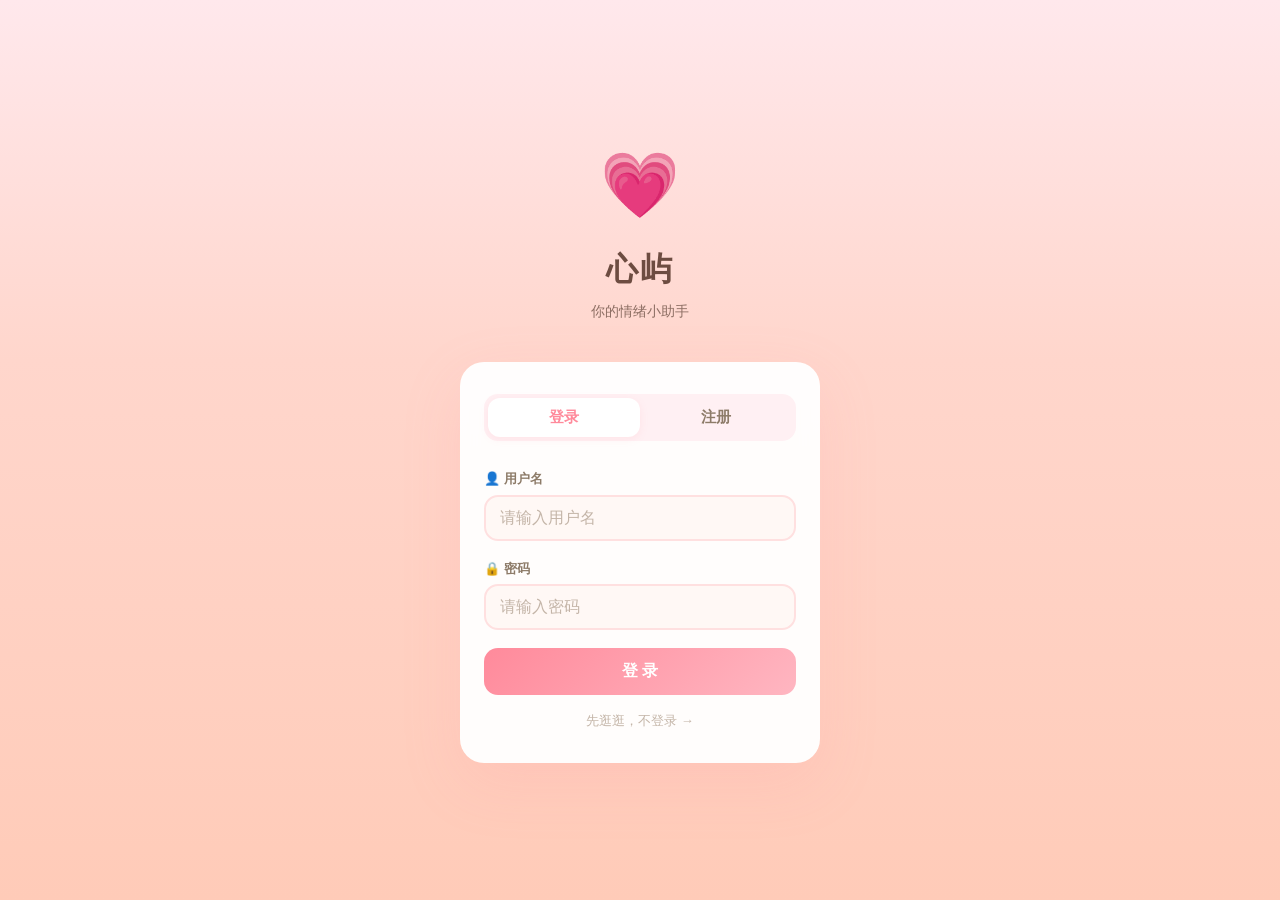
<file: frontend/login.html>
<!DOCTYPE html>
<html lang="zh-CN">
<head>
    <meta charset="UTF-8">
    <meta name="viewport" content="width=device-width, initial-scale=1.0, maximum-scale=1.0, user-scalable=no">
    <meta name="apple-mobile-web-app-capable" content="yes">
    <meta name="theme-color" content="#FF8A9B">
    <title>心语 - 登录</title>
    <link rel="stylesheet" href="style.css">
    <style>
        body { background: linear-gradient(180deg, #FFE8EC 0%, #FFD6CC 40%, #FFCBB8 100%); min-height: 100vh; display: flex; align-items: center; justify-content: center; }
        .login-page { width: 100%; max-width: 400px; padding: 20px; }
        .login-logo { text-align: center; margin-bottom: 40px; }
        .login-logo .logo-big { font-size: 64px; display: block; margin-bottom: 12px; animation: breathe 3s ease-in-out infinite; }
        .login-logo h1 { color: #6D4C41; font-size: 32px; font-weight: 700; letter-spacing: 2px; }
        .login-logo p { color: #8D6E63; font-size: 14px; margin-top: 8px; }
        .login-card { background: rgba(255,255,255,0.95); border-radius: 24px; padding: 32px 24px; box-shadow: 0 20px 60px rgba(255,138,155,0.15); backdrop-filter: blur(10px); }
        .login-tabs { display: flex; margin-bottom: 28px; background: #FFF0F3; border-radius: 14px; padding: 4px; }
        .login-tab { flex: 1; padding: 10px; text-align: center; border: none; background: transparent; border-radius: 12px; font-size: 15px; font-weight: 600; color: #8D7B68; cursor: pointer; transition: all 0.3s; font-family: inherit; }
        .login-tab.active { background: #fff; color: #FF8A9B; box-shadow: 0 2px 8px rgba(255,138,155,0.12); }
        .login-form { display: none; }
        .login-form.active { display: block; }
        .form-field { margin-bottom: 18px; }
        .form-field label { display: block; font-size: 13px; font-weight: 600; color: #8D7B68; margin-bottom: 6px; }
        .form-field input { width: 100%; padding: 12px 14px; border: 2px solid #FFE0E0; border-radius: 14px; font-size: 15px; color: #4A3728; background: #FFF8F5; outline: none; transition: all 0.2s; font-family: inherit; }
        .form-field input:focus { border-color: #FF8A9B; background: #fff; box-shadow: 0 0 0 3px rgba(255,138,155,0.1); }
        .form-field input::placeholder { color: #C4B5A8; }
        .gender-select { display: flex; gap: 10px; margin-bottom: 18px; }
        .gender-option { flex: 1; padding: 12px; border: 2px solid #FFE0E0; border-radius: 14px; text-align: center; cursor: pointer; transition: all 0.2s; background: #FFF8F5; }
        .gender-option.active { border-color: #FF8A9B; background: #FFF0F3; }
        .gender-option span { display: block; font-size: 24px; margin-bottom: 4px; }
        .gender-option small { font-size: 13px; color: #8D7B68; font-weight: 500; }
        .login-btn { width: 100%; padding: 13px; background: linear-gradient(135deg, #FF8A9B, #FFB6C1); color: #fff; border: none; border-radius: 14px; font-size: 16px; font-weight: 600; cursor: pointer; transition: all 0.2s; font-family: inherit; }
        .login-btn:hover { box-shadow: 0 4px 16px rgba(255,138,155,0.4); transform: translateY(-1px); }
        .login-btn:active { transform: scale(0.98); }
        .login-skip { display: block; text-align: center; margin-top: 16px; color: #C4B5A8; font-size: 13px; text-decoration: none; cursor: pointer; }
        .login-skip:hover { color: #8D7B68; }
        .login-error { color: #EF5350; font-size: 13px; margin-top: 8px; display: none; text-align: center; }
    </style>
</head>
<body>
    <div class="login-page">
        <div class="login-logo">
            <span class="logo-big">💗</span>
            <h1>心屿</h1>
            <p>你的情绪小助手</p>
        </div>
        <div class="login-card">
            <div class="login-tabs">
                <button class="login-tab active" onclick="switchLoginTab('login')">登录</button>
                <button class="login-tab" onclick="switchLoginTab('register')">注册</button>
            </div>

            <form class="login-form active" id="loginForm" onsubmit="return doLogin(event)">
                <div class="form-field">
                    <label>👤 用户名</label>
                    <input type="text" id="loginUser" placeholder="请输入用户名" required>
                </div>
                <div class="form-field">
                    <label>🔒 密码</label>
                    <input type="password" id="loginPass" placeholder="请输入密码" required>
                </div>
                <div class="login-error" id="loginError"></div>
                <button type="submit" class="login-btn">登 录</button>
                <a class="login-skip" onclick="skipLogin()">先逛逛，不登录 →</a>
            </form>

            <form class="login-form" id="registerForm" onsubmit="return doRegister(event)">
                <div class="form-field">
                    <label>👤 用户名</label>
                    <input type="text" id="regUser" placeholder="设置用户名" required>
                </div>
                <div class="form-field">
                    <label>🔒 密码</label>
                    <input type="password" id="regPass" placeholder="设置密码（至少4位）" required minlength="4">
                </div>
                <div class="form-field">
                    <label>🎂 昵称</label>
                    <input type="text" id="regNickname" placeholder="你希望被怎么称呼？">
                </div>
                <div class="gender-select">
                    <div class="gender-option active" onclick="selectRegGender('male', this)">
                        <span>👦</span><small>男生</small>
                    </div>
                    <div class="gender-option" onclick="selectRegGender('female', this)">
                        <span>👧</span><small>女生</small>
                    </div>
                </div>
                <div class="login-error" id="regError"></div>
                <button type="submit" class="login-btn">注 册</button>
                <a class="login-skip" onclick="skipLogin()">先逛逛，不注册 →</a>
            </form>
        </div>
    </div>

    <script>
        let regGender = 'male';

        function switchLoginTab(tab) {
            document.querySelectorAll('.login-tab').forEach(t => t.classList.remove('active'));
            document.querySelectorAll('.login-form').forEach(f => f.classList.remove('active'));
            if (tab === 'login') {
                document.querySelectorAll('.login-tab')[0].classList.add('active');
                document.getElementById('loginForm').classList.add('active');
            } else {
                document.querySelectorAll('.login-tab')[1].classList.add('active');
                document.getElementById('registerForm').classList.add('active');
            }
        }

        function selectRegGender(g, el) {
            regGender = g;
            document.querySelectorAll('.gender-option').forEach(o => o.classList.remove('active'));
            el.classList.add('active');
        }

        function getUsers() { return JSON.parse(localStorage.getItem('xinyu_users') || '[]'); }
        function saveUsers(u) { localStorage.setItem('xinyu_users', JSON.stringify(u)); }

        function doLogin(e) {
            e.preventDefault();
            const user = document.getElementById('loginUser').value.trim();
            const pass = document.getElementById('loginPass').value;
            const err = document.getElementById('loginError');
            const users = getUsers();
            const found = users.find(u => u.username === user && u.password === pass);
            if (!found) { err.textContent = '用户名或密码错误'; err.style.display = 'block'; return false; }
            localStorage.setItem('xinyu_current_user', JSON.stringify(found));
            window.location.href = 'index.html';
            return false;
        }

        function doRegister(e) {
            e.preventDefault();
            const user = document.getElementById('regUser').value.trim();
            const pass = document.getElementById('regPass').value;
            const nick = document.getElementById('regNickname').value.trim() || user;
            const err = document.getElementById('regError');
            const users = getUsers();
            if (users.some(u => u.username === user)) { err.textContent = '用户名已存在'; err.style.display = 'block'; return false; }
            const newUser = { username: user, password: pass, nickname: nick, gender: regGender, created: new Date().toISOString() };
            users.push(newUser);
            saveUsers(users);
            localStorage.setItem('xinyu_current_user', JSON.stringify(newUser));
            window.location.href = 'index.html';
            return false;
        }

        function skipLogin() { window.location.href = 'index.html'; }

        // 已登录直接跳转
        if (localStorage.getItem('xinyu_current_user')) { window.location.href = 'index.html'; }
    </script>
</body>
</html>
</file>
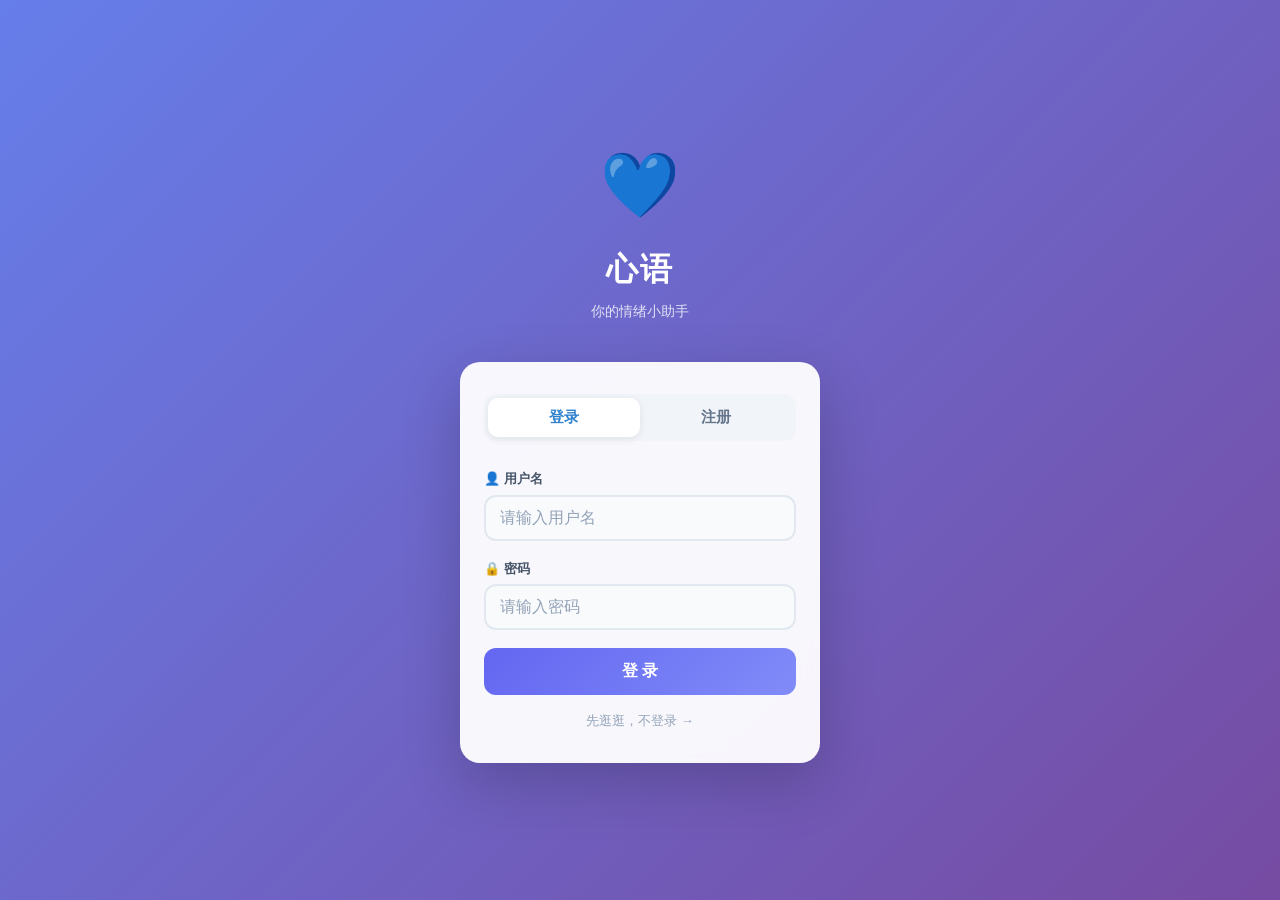
<file: android/app/src/main/assets/login.html>
<!DOCTYPE html>
<html lang="zh-CN">
<head>
    <meta charset="UTF-8">
    <meta name="viewport" content="width=device-width, initial-scale=1.0, maximum-scale=1.0, user-scalable=no">
    <meta name="apple-mobile-web-app-capable" content="yes">
    <meta name="theme-color" content="#3182ce">
    <title>心语 - 登录</title>
    <link rel="stylesheet" href="style.css">
    <style>
        body { background: linear-gradient(135deg, #667eea 0%, #764ba2 100%); min-height: 100vh; display: flex; align-items: center; justify-content: center; }
        .login-page { width: 100%; max-width: 400px; padding: 20px; }
        .login-logo { text-align: center; margin-bottom: 40px; }
        .login-logo .logo-big { font-size: 64px; display: block; margin-bottom: 12px; animation: breathe 3s ease-in-out infinite; }
        .login-logo h1 { color: #fff; font-size: 32px; font-weight: 700; letter-spacing: 2px; }
        .login-logo p { color: rgba(255,255,255,0.8); font-size: 14px; margin-top: 8px; }
        .login-card { background: rgba(255,255,255,0.95); border-radius: 20px; padding: 32px 24px; box-shadow: 0 20px 60px rgba(0,0,0,0.2); backdrop-filter: blur(10px); }
        .login-tabs { display: flex; margin-bottom: 28px; background: #f1f5f9; border-radius: 12px; padding: 4px; }
        .login-tab { flex: 1; padding: 10px; text-align: center; border: none; background: transparent; border-radius: 10px; font-size: 15px; font-weight: 600; color: #64748b; cursor: pointer; transition: all 0.3s; font-family: inherit; }
        .login-tab.active { background: #fff; color: #3182ce; box-shadow: 0 2px 8px rgba(0,0,0,0.08); }
        .login-form { display: none; }
        .login-form.active { display: block; }
        .form-field { margin-bottom: 18px; }
        .form-field label { display: block; font-size: 13px; font-weight: 600; color: #475569; margin-bottom: 6px; }
        .form-field input { width: 100%; padding: 12px 14px; border: 2px solid #e2e8f0; border-radius: 12px; font-size: 15px; color: #1e293b; background: #f8fafc; outline: none; transition: all 0.2s; font-family: inherit; }
        .form-field input:focus { border-color: #6366f1; background: #fff; box-shadow: 0 0 0 3px rgba(99,102,241,0.1); }
        .form-field input::placeholder { color: #94a3b8; }
        .gender-select { display: flex; gap: 10px; margin-bottom: 18px; }
        .gender-option { flex: 1; padding: 12px; border: 2px solid #e2e8f0; border-radius: 12px; text-align: center; cursor: pointer; transition: all 0.2s; background: #f8fafc; }
        .gender-option.active { border-color: #6366f1; background: #eef2ff; }
        .gender-option span { display: block; font-size: 24px; margin-bottom: 4px; }
        .gender-option small { font-size: 13px; color: #64748b; font-weight: 500; }
        .login-btn { width: 100%; padding: 13px; background: linear-gradient(135deg, #6366f1, #818cf8); color: #fff; border: none; border-radius: 12px; font-size: 16px; font-weight: 600; cursor: pointer; transition: all 0.2s; font-family: inherit; }
        .login-btn:hover { box-shadow: 0 4px 16px rgba(99,102,241,0.4); transform: translateY(-1px); }
        .login-btn:active { transform: scale(0.98); }
        .login-skip { display: block; text-align: center; margin-top: 16px; color: #94a3b8; font-size: 13px; text-decoration: none; cursor: pointer; }
        .login-skip:hover { color: #64748b; }
        .login-error { color: #ef4444; font-size: 13px; margin-top: 8px; display: none; text-align: center; }
    </style>
</head>
<body>
    <div class="login-page">
        <div class="login-logo">
            <span class="logo-big">💙</span>
            <h1>心语</h1>
            <p>你的情绪小助手</p>
        </div>
        <div class="login-card">
            <div class="login-tabs">
                <button class="login-tab active" onclick="switchLoginTab('login')">登录</button>
                <button class="login-tab" onclick="switchLoginTab('register')">注册</button>
            </div>

            <form class="login-form active" id="loginForm" onsubmit="return doLogin(event)">
                <div class="form-field">
                    <label>👤 用户名</label>
                    <input type="text" id="loginUser" placeholder="请输入用户名" required>
                </div>
                <div class="form-field">
                    <label>🔒 密码</label>
                    <input type="password" id="loginPass" placeholder="请输入密码" required>
                </div>
                <div class="login-error" id="loginError"></div>
                <button type="submit" class="login-btn">登 录</button>
                <a class="login-skip" onclick="skipLogin()">先逛逛，不登录 →</a>
            </form>

            <form class="login-form" id="registerForm" onsubmit="return doRegister(event)">
                <div class="form-field">
                    <label>👤 用户名</label>
                    <input type="text" id="regUser" placeholder="设置用户名" required>
                </div>
                <div class="form-field">
                    <label>🔒 密码</label>
                    <input type="password" id="regPass" placeholder="设置密码（至少4位）" required minlength="4">
                </div>
                <div class="form-field">
                    <label>🎂 昵称</label>
                    <input type="text" id="regNickname" placeholder="你希望被怎么称呼？">
                </div>
                <div class="gender-select">
                    <div class="gender-option active" onclick="selectRegGender('male', this)">
                        <span>👦</span><small>男生</small>
                    </div>
                    <div class="gender-option" onclick="selectRegGender('female', this)">
                        <span>👧</span><small>女生</small>
                    </div>
                </div>
                <div class="login-error" id="regError"></div>
                <button type="submit" class="login-btn">注 册</button>
                <a class="login-skip" onclick="skipLogin()">先逛逛，不注册 →</a>
            </form>
        </div>
    </div>

    <script>
        let regGender = 'male';

        function switchLoginTab(tab) {
            document.querySelectorAll('.login-tab').forEach(t => t.classList.remove('active'));
            document.querySelectorAll('.login-form').forEach(f => f.classList.remove('active'));
            if (tab === 'login') {
                document.querySelectorAll('.login-tab')[0].classList.add('active');
                document.getElementById('loginForm').classList.add('active');
            } else {
                document.querySelectorAll('.login-tab')[1].classList.add('active');
                document.getElementById('registerForm').classList.add('active');
            }
        }

        function selectRegGender(g, el) {
            regGender = g;
            document.querySelectorAll('.gender-option').forEach(o => o.classList.remove('active'));
            el.classList.add('active');
        }

        function getUsers() { return JSON.parse(localStorage.getItem('xinyu_users') || '[]'); }
        function saveUsers(u) { localStorage.setItem('xinyu_users', JSON.stringify(u)); }

        function doLogin(e) {
            e.preventDefault();
            const user = document.getElementById('loginUser').value.trim();
            const pass = document.getElementById('loginPass').value;
            const err = document.getElementById('loginError');
            const users = getUsers();
            const found = users.find(u => u.username === user && u.password === pass);
            if (!found) { err.textContent = '用户名或密码错误'; err.style.display = 'block'; return false; }
            localStorage.setItem('xinyu_current_user', JSON.stringify(found));
            window.location.href = 'index.html';
            return false;
        }

        function doRegister(e) {
            e.preventDefault();
            const user = document.getElementById('regUser').value.trim();
            const pass = document.getElementById('regPass').value;
            const nick = document.getElementById('regNickname').value.trim() || user;
            const err = document.getElementById('regError');
            const users = getUsers();
            if (users.some(u => u.username === user)) { err.textContent = '用户名已存在'; err.style.display = 'block'; return false; }
            const newUser = { username: user, password: pass, nickname: nick, gender: regGender, created: new Date().toISOString() };
            users.push(newUser);
            saveUsers(users);
            localStorage.setItem('xinyu_current_user', JSON.stringify(newUser));
            window.location.href = 'index.html';
            return false;
        }

        function skipLogin() { window.location.href = 'index.html'; }

        // 已登录直接跳转
        if (localStorage.getItem('xinyu_current_user')) { window.location.href = 'index.html'; }
    </script>
</body>
</html>
</file>
<file: frontend/style.css>
* { margin: 0; padding: 0; box-sizing: border-box; }

body {
    font-family: -apple-system, 'PingFang SC', 'Hiragino Sans GB', 'Microsoft YaHei', 'Noto Sans SC', sans-serif;
    min-height: 100vh;
    min-height: 100dvh;
    line-height: 1.5;
    -webkit-font-smoothing: antialiased;
    overflow: hidden;
}

/* ========== 主题 ========== */
body.theme-male { background: #FFF0F0; color: #4A3728; }
body.theme-female { background: #FFF0F0; color: #4A3728; }

/* ========== 底部 Tab 栏 ========== */
.tab-bar {
    position: fixed;
    bottom: 0;
    left: 0;
    right: 0;
    height: 60px;
    display: flex;
    background: #fff;
    border-top: 1px solid #FFE0E0;
    z-index: 100;
    padding-bottom: env(safe-area-inset-bottom, 0);
}

.tab-item {
    flex: 1;
    display: flex;
    flex-direction: column;
    align-items: center;
    justify-content: center;
    gap: 2px;
    cursor: pointer;
    transition: all 0.2s;
    -webkit-tap-highlight-color: transparent;
}

.tab-icon { font-size: 22px; transition: transform 0.2s; }
.tab-label { font-size: 11px; color: #C4B5A8; font-weight: 500; transition: color 0.2s; }

.tab-item.active .tab-icon { transform: scale(1.15); }
.tab-item.active .tab-label { color: #FF8A9B; font-weight: 600; }

.tab-bar { box-shadow: 0 -2px 10px rgba(255,138,155,0.08); }

/* ========== 页面容器 ========== */
.app-container {
    height: 100vh;
    height: 100dvh;
    overflow: hidden;
}

.tab-page {
    display: none;
    height: calc(100vh - 60px);
    height: calc(100dvh - 60px);
    overflow: hidden;
}

.tab-page.active { display: block; }

.page-scroll {
    height: 100%;
    overflow-y: auto;
    padding: 0 16px 20px;
    -webkit-overflow-scrolling: touch;
}

.page-scroll::-webkit-scrollbar { width: 0; }

/* ========== 页面顶部 ========== */
.page-top-bar {
    display: flex;
    justify-content: space-between;
    align-items: center;
    padding: 18px 0 14px;
    position: sticky;
    top: 0;
    background: inherit;
    z-index: 10;
}

.page-top-bar h2 { font-size: 22px; font-weight: 700; }

.top-btn {
    padding: 6px 14px;
    background: linear-gradient(135deg, #FF8A9B, #FFB6C1);
    color: #fff;
    border: none;
    border-radius: 12px;
    font-size: 13px;
    font-weight: 600;
    cursor: pointer;
    font-family: inherit;
}

.page-desc { color: #8D7B68; font-size: 13px; margin-bottom: 16px; }

.section-title {
    font-size: 16px;
    font-weight: 600;
    color: #4A3728;
    margin: 20px 0 10px;
}

/* ========== 首页 ========== */

/* 日落渐变头部 */
.sunset-header {
    background: linear-gradient(180deg, #FFE8EC 0%, #FFD6CC 40%, #FFCBB8 100%);
    border-radius: 0 0 24px 24px;
    margin: 0 -16px;
    padding: 20px 24px 40px;
    position: relative;
    overflow: hidden;
}

/* 太阳光晕 — 呼吸动画 */
.sunset-header::before {
    content: '';
    position: absolute;
    top: 20%;
    left: 50%;
    transform: translateX(-50%);
    width: 100px;
    height: 100px;
    background: radial-gradient(circle, rgba(255,243,224,0.9) 0%, rgba(255,224,178,0.5) 40%, transparent 70%);
    border-radius: 50%;
    animation: sunGlow 4s ease-in-out infinite;
}

/* 云朵装饰 */
.sunset-cloud {
    position: absolute;
    background: rgba(255,255,255,0.35);
    border-radius: 50px;
    animation: cloudDrift 20s ease-in-out infinite;
}

.sunset-cloud.c1 {
    width: 80px;
    height: 24px;
    top: 35%;
    left: -10%;
    animation-delay: 0s;
}

.sunset-cloud.c2 {
    width: 60px;
    height: 18px;
    top: 25%;
    left: 60%;
    animation-delay: -8s;
    animation-duration: 25s;
}

.sunset-cloud.c3 {
    width: 50px;
    height: 16px;
    top: 45%;
    left: 75%;
    animation-delay: -15s;
    animation-duration: 22s;
}

/* 底部渐变过渡 */
.sunset-header::after {
    content: '';
    position: absolute;
    bottom: 0;
    left: 0;
    right: 0;
    height: 40px;
    background: linear-gradient(180deg, transparent, #FFF0F0);
}

@keyframes sunGlow {
    0%, 100% { transform: translateX(-50%) scale(1); opacity: 0.8; }
    50% { transform: translateX(-50%) scale(1.15); opacity: 1; }
}

@keyframes cloudDrift {
    0% { transform: translateX(0); }
    50% { transform: translateX(30px); }
    100% { transform: translateX(0); }
}

.home-greeting {
    position: relative;
    z-index: 1;
}

.home-greeting h2 { font-size: 26px; font-weight: 700; color: #6D4C41; }
.home-greeting p { font-size: 15px; color: #8D6E63; margin-top: 4px; }

.daily-quote-btn {
    position: absolute;
    top: 20px;
    right: 24px;
    z-index: 1;
    padding: 6px 14px;
    background: rgba(255,255,255,0.6);
    border: 1px solid rgba(255,182,193,0.4);
    border-radius: 20px;
    font-size: 13px;
    color: #6D4C41;
    cursor: pointer;
    backdrop-filter: blur(8px);
    font-family: inherit;
}

/* 宠物卡片 */
.pet-card {
    background: rgba(255,255,255,0.9);
    border-radius: 22px;
    padding: 14px;
    margin: -20px 4px 12px;
    display: flex;
    align-items: center;
    gap: 12px;
    box-shadow: 0 4px 16px rgba(255,138,155,0.12);
    position: relative;
    z-index: 2;
    border: none;
}

/* CSS 猫脸头像 */
.pet-avatar {
    width: 72px;
    height: 72px;
    border-radius: 50%;
    background: linear-gradient(135deg, #FFE0B2, #FFCC80);
    position: relative;
    flex-shrink: 0;
    overflow: visible;
}

/* 猫耳朵 */
.pet-avatar::before,
.pet-avatar::after {
    content: '';
    position: absolute;
    width: 0;
    height: 0;
    border-left: 10px solid transparent;
    border-right: 10px solid transparent;
    border-bottom: 16px solid #FFCC80;
    top: -8px;
}

.pet-avatar::before { left: 8px; transform: rotate(-10deg); }
.pet-avatar::after { right: 8px; transform: rotate(10deg); }

/* 猫脸内容 */
.cat-face {
    position: absolute;
    inset: 0;
    display: flex;
    flex-direction: column;
    align-items: center;
    justify-content: center;
}

.cat-eyes {
    display: flex;
    gap: 14px;
    margin-top: 4px;
}

.cat-eye {
    width: 8px;
    height: 8px;
    background: #4A3728;
    border-radius: 50%;
    position: relative;
    animation: catBlink 4s ease-in-out infinite;
}

.cat-eye::after {
    content: '';
    position: absolute;
    width: 3px;
    height: 3px;
    background: #fff;
    border-radius: 50%;
    top: 1px;
    right: 1px;
}

.cat-nose {
    width: 0;
    height: 0;
    border-left: 4px solid transparent;
    border-right: 4px solid transparent;
    border-top: 5px solid #FF8A9B;
    margin-top: 4px;
}

.cat-mouth {
    display: flex;
    gap: 2px;
    margin-top: 1px;
}

.cat-mouth-line {
    width: 6px;
    height: 4px;
    border-bottom: 1.5px solid #BDBDBD;
    border-radius: 0 0 50% 50%;
}

.cat-whiskers {
    position: absolute;
    width: 100%;
    top: 50%;
    transform: translateY(-20%);
}

.cat-whisker {
    position: absolute;
    width: 18px;
    height: 1px;
    background: #BDBDBD;
}

.cat-whisker.l1 { left: -6px; top: -4px; transform: rotate(-8deg); }
.cat-whisker.l2 { left: -6px; top: 0; }
.cat-whisker.l3 { left: -6px; top: 4px; transform: rotate(8deg); }
.cat-whisker.r1 { right: -6px; top: -4px; transform: rotate(8deg); }
.cat-whisker.r2 { right: -6px; top: 0; }
.cat-whisker.r3 { right: -6px; top: 4px; transform: rotate(-8deg); }

.cat-cheeks {
    display: flex;
    gap: 24px;
    margin-top: -2px;
}

.cat-cheek {
    width: 10px;
    height: 6px;
    background: rgba(255,138,155,0.3);
    border-radius: 50%;
}

@keyframes catBlink {
    0%, 90%, 100% { transform: scaleY(1); }
    95% { transform: scaleY(0.1); }
}

.pet-info { flex: 1; }
.pet-name { font-size: 16px; font-weight: 700; color: #4A3728; }
.pet-level { font-size: 12px; color: #8D7B68; margin-top: 2px; }
.pet-hint { font-size: 11px; color: #FF8A9B; margin-top: 4px; }
.pet-arrow { font-size: 18px; color: #C4B5A8; }

/* 天气卡片 */
.weather-card {
    display: flex;
    align-items: center;
    gap: 16px;
    padding: 18px;
    border-radius: 22px;
    margin-bottom: 12px;
    background: #fff;
    color: #4A3728;
    box-shadow: 0 2px 12px rgba(255,138,155,0.08);
    border: none;
}

.weather-left { text-align: center; }
.weather-icon { font-size: 40px; }
.weather-temp { font-size: 28px; font-weight: 700; margin-top: 2px; color: #4A3728; }
.weather-right { flex: 1; }
.weather-city { font-size: 16px; font-weight: 600; color: #4A3728; }
.weather-desc { font-size: 13px; color: #8D7B68; margin-top: 2px; }
.weather-detail { font-size: 12px; color: #FF8A9B; margin-top: 4px; }

/* 每日一句 */
.quote-card {
    padding: 18px;
    border-radius: 22px;
    margin-bottom: 12px;
    background: #FFF8E1;
    position: relative;
    border: none;
}

.quote-icon { font-size: 20px; margin-bottom: 8px; }
.quote-text { font-size: 15px; color: #4A3728; line-height: 1.7; }
.quote-author { font-size: 12px; color: #8D7B68; text-align: right; margin-top: 8px; }

/* AI聊天 + 树洞 */
.action-cards {
    display: flex;
    gap: 12px;
    margin-bottom: 12px;
}

.action-card {
    flex: 1;
    padding: 20px;
    border-radius: 22px;
    color: #fff;
    cursor: pointer;
    transition: transform 0.2s;
    display: flex;
    align-items: center;
    gap: 12px;
}

.action-card:active { transform: scale(0.97); }

.action-card.ai-chat {
    background: linear-gradient(135deg, #FFB6C1, #FF8A9B);
}

.action-card.tree-hole {
    background: linear-gradient(135deg, #D1C4E9, #B39DDB);
}

.action-icon {
    width: 48px;
    height: 48px;
    border-radius: 50%;
    background: rgba(255,255,255,0.3);
    display: flex;
    align-items: center;
    justify-content: center;
    font-size: 24px;
    flex-shrink: 0;
}

.action-text h3 { font-size: 16px; font-weight: 700; }
.action-text p { font-size: 12px; opacity: 0.85; margin-top: 2px; }

/* 快捷入口 */
.quick-actions {
    display: grid;
    grid-template-columns: repeat(4, 1fr);
    gap: 10px;
    margin-bottom: 8px;
}

.quick-item {
    display: flex;
    flex-direction: column;
    align-items: center;
    gap: 6px;
    padding: 14px 8px;
    border-radius: 20px;
    background: #fff;
    cursor: pointer;
    transition: all 0.2s;
    -webkit-tap-highlight-color: transparent;
    box-shadow: 0 2px 8px rgba(255,138,155,0.06);
    border: none;
}

.quick-item:active { transform: scale(0.96); }

.quick-icon {
    width: 42px;
    height: 42px;
    border-radius: 14px;
    display: flex;
    align-items: center;
    justify-content: center;
    font-size: 20px;
}

.qi-mood { background: #FFF0F3; }
.qi-test { background: #F3E5F5; }
.qi-note { background: #FFF8E1; }
.qi-help { background: #E8F5E9; }

.quick-item span { font-size: 12px; color: #8D7B68; font-weight: 500; }

/* 今日心情卡 */
.today-mood-card {
    background: #fff;
    border-radius: 22px;
    padding: 20px;
    box-shadow: 0 2px 8px rgba(255,138,155,0.06);
    border: none;
}

.today-mood-empty {
    text-align: center;
    color: #8D7B68;
}

.today-mood-empty span { font-size: 32px; display: block; margin-bottom: 8px; }
.today-mood-empty p { font-size: 14px; margin-bottom: 12px; }

.today-mood-empty button {
    padding: 8px 20px;
    background: linear-gradient(135deg, #FF8A9B, #FFB6C1);
    color: #fff;
    border: none;
    border-radius: 20px;
    font-size: 13px;
    font-weight: 600;
    cursor: pointer;
    font-family: inherit;
}

.today-mood-filled {
    display: flex;
    align-items: center;
    gap: 14px;
}

.today-mood-filled .tm-emoji { font-size: 40px; }
.today-mood-filled .tm-info { flex: 1; }
.today-mood-filled .tm-label { font-size: 16px; font-weight: 600; }
.today-mood-filled .tm-note { font-size: 13px; color: #8D7B68; margin-top: 2px; }
.today-mood-filled .tm-time { font-size: 12px; color: #C4B5A8; }

/* 最近笔记 */
.recent-notes { display: flex; flex-direction: column; gap: 8px; }

.empty-tip { text-align: center; padding: 24px; color: #C4B5A8; font-size: 14px; }

.recent-note-item {
    padding: 14px;
    background: #fff;
    border-radius: 16px;
    cursor: pointer;
    box-shadow: 0 2px 8px rgba(255,138,155,0.06);
    border: none;
}

.recent-note-item:active { background: #FFF8F5; }
.recent-note-item .rn-title { font-size: 15px; font-weight: 600; color: #4A3728; }
.recent-note-item .rn-preview { font-size: 13px; color: #8D7B68; margin-top: 4px; overflow: hidden; text-overflow: ellipsis; white-space: nowrap; }
.recent-note-item .rn-time { font-size: 11px; color: #C4B5A8; margin-top: 6px; }

/* ========== 心情指针盘 ========== */
.mood-dial-wrap { text-align: center; padding: 10px 0 20px; }

.mood-dial {
    position: relative;
    width: 220px;
    height: 220px;
    margin: 0 auto 20px;
}

.dial-svg { width: 100%; height: 100%; }

.dial-center {
    position: absolute;
    top: 50%;
    left: 50%;
    transform: translate(-50%, -50%);
    text-align: center;
}

.dial-emoji { font-size: 42px; transition: all 0.3s; }
.dial-label { font-size: 12px; color: #8D7B68; margin-top: 4px; }

.mood-quick-row {
    display: flex;
    justify-content: center;
    gap: 8px;
    margin-bottom: 16px;
}

.mood-qbtn {
    display: flex;
    flex-direction: column;
    align-items: center;
    gap: 2px;
    padding: 8px 10px;
    border: 2px solid #FFE0E0;
    background: #fff;
    border-radius: 14px;
    font-size: 22px;
    cursor: pointer;
    transition: all 0.2s;
    font-family: inherit;
}

.mood-qbtn small { font-size: 11px; color: #8D7B68; }
.mood-qbtn.active { border-color: #FF8A9B; background: #FFF0F3; }

.mood-note-area { margin-bottom: 12px; }

.mood-note-area textarea {
    width: 100%;
    padding: 14px;
    border: 1.5px solid #FFE0E0;
    background: #fff;
    border-radius: 14px;
    font-size: 14px;
    color: #4A3728;
    resize: none;
    min-height: 80px;
    font-family: inherit;
    outline: none;
    transition: border-color 0.2s;
}

.mood-note-area textarea:focus { border-color: #FF8A9B; }
.mood-note-area textarea::placeholder { color: #C4B5A8; }

/* 通用按钮 */
.btn-primary {
    width: 100%;
    padding: 12px;
    background: linear-gradient(135deg, #FF8A9B, #FFB6C1);
    color: #fff;
    border: none;
    border-radius: 14px;
    font-size: 15px;
    font-weight: 600;
    cursor: pointer;
    font-family: inherit;
    transition: all 0.2s;
    margin-bottom: 16px;
}

.btn-primary:active { transform: scale(0.98); }

.btn-secondary {
    padding: 10px 20px;
    background: #FFF0F3;
    color: #FF8A9B;
    border: none;
    border-radius: 12px;
    font-size: 14px;
    font-weight: 500;
    cursor: pointer;
    font-family: inherit;
}

.btn-sm { padding: 8px 16px; font-size: 13px; width: auto; margin-bottom: 0; }

/* 统计行 */
.stats-row {
    display: grid;
    grid-template-columns: repeat(3, 1fr);
    gap: 10px;
    margin-bottom: 16px;
}

.stat-box {
    background: #fff;
    border-radius: 14px;
    padding: 14px 8px;
    text-align: center;
    box-shadow: 0 2px 8px rgba(255,138,155,0.06);
    border: none;
}

.stat-num { font-size: 24px; font-weight: 700; color: #FF8A9B; }
.stat-txt { font-size: 12px; color: #8D7B68; margin-top: 2px; }

/* 心情历史 */
.mood-history { display: flex; flex-direction: column; gap: 8px; }

.mood-hist-item {
    display: flex;
    align-items: center;
    gap: 12px;
    padding: 12px 14px;
    background: #fff;
    border-radius: 14px;
    box-shadow: 0 2px 8px rgba(255,138,155,0.06);
    border: none;
}

.mood-hist-emoji { font-size: 28px; }
.mood-hist-info { flex: 1; }
.mood-hist-label { font-size: 14px; font-weight: 600; }
.mood-hist-note { font-size: 12px; color: #8D7B68; margin-top: 1px; }
.mood-hist-time { font-size: 11px; color: #C4B5A8; }

/* ========== 测评 ========== */
.test-list { display: flex; flex-direction: column; gap: 10px; }

.test-card {
    display: flex;
    align-items: center;
    gap: 14px;
    padding: 16px;
    background: #fff;
    border-radius: 18px;
    cursor: pointer;
    transition: all 0.2s;
    box-shadow: 0 2px 8px rgba(255,138,155,0.06);
    border: none;
}

.test-card:active { transform: scale(0.98); background: #FFF8F5; }

.test-icon { font-size: 32px; }
.test-info { flex: 1; }
.test-info h3 { font-size: 15px; font-weight: 600; color: #4A3728; }
.test-info p { font-size: 13px; color: #8D7B68; margin-top: 2px; }
.test-meta { display: flex; gap: 12px; margin-top: 6px; }
.test-time, .test-count { font-size: 12px; color: #C4B5A8; }
.test-arrow { font-size: 18px; color: #C4B5A8; }

/* 测评历史 */
.test-history { display: flex; flex-direction: column; gap: 8px; }

.test-hist-item {
    padding: 14px;
    background: #fff;
    border-radius: 14px;
    box-shadow: 0 2px 8px rgba(255,138,155,0.06);
    border: none;
}

.test-hist-top { display: flex; justify-content: space-between; align-items: center; margin-bottom: 6px; }
.test-hist-name { font-size: 14px; font-weight: 600; }
.test-hist-score { font-size: 14px; font-weight: 700; color: #FF8A9B; }
.test-hist-level { font-size: 13px; color: #8D7B68; }
.test-hist-time { font-size: 11px; color: #C4B5A8; margin-top: 4px; }

/* ========== 笔记 ========== */
.note-list { display: flex; flex-direction: column; gap: 10px; }

.note-item {
    padding: 16px;
    background: #fff;
    border-radius: 18px;
    cursor: pointer;
    transition: all 0.2s;
    box-shadow: 0 2px 8px rgba(255,138,155,0.06);
    border: none;
}

.note-item:active { background: #FFF8F5; }
.note-item-title { font-size: 16px; font-weight: 600; color: #4A3728; margin-bottom: 4px; }
.note-item-preview { font-size: 13px; color: #8D7B68; overflow: hidden; text-overflow: ellipsis; white-space: nowrap; }
.note-item-time { font-size: 11px; color: #C4B5A8; margin-top: 8px; }

/* ========== 个人中心 ========== */
.profile-header {
    text-align: center;
    padding: 30px 0 24px;
    background: linear-gradient(180deg, #FFE8EC 0%, #FFF0F0 100%);
    margin: 0 -16px;
    padding-left: 16px;
    padding-right: 16px;
    border-radius: 0 0 24px 24px;
}

.profile-avatar {
    width: 72px;
    height: 72px;
    border-radius: 50%;
    background: linear-gradient(135deg, #FF8A9B, #FFB6C1);
    display: flex;
    align-items: center;
    justify-content: center;
    font-size: 36px;
    margin: 0 auto 12px;
}

.profile-name { font-size: 20px; font-weight: 700; }
.profile-id { font-size: 13px; color: #8D7B68; margin-top: 4px; }

.profile-menu { display: flex; flex-direction: column; gap: 10px; }

.menu-group {
    background: #fff;
    border-radius: 18px;
    overflow: hidden;
    box-shadow: 0 2px 8px rgba(255,138,155,0.06);
    border: none;
}

.menu-item {
    display: flex;
    align-items: center;
    gap: 12px;
    padding: 15px 16px;
    cursor: pointer;
    transition: background 0.15s;
    border-bottom: 1px solid #FFF0F0;
}

.menu-item:last-child { border-bottom: none; }
.menu-item:active { background: #FFF8F5; }

.menu-icon { font-size: 20px; }
.menu-text { flex: 1; font-size: 15px; font-weight: 500; }
.menu-extra { font-size: 13px; color: #8D7B68; }
.menu-arrow { font-size: 18px; color: #C4B5A8; }

.profile-footer {
    text-align: center;
    padding: 30px 0 10px;
    color: #C4B5A8;
    font-size: 13px;
}

.profile-footer p + p { margin-top: 4px; }

/* ========== 弹窗通用 ========== */
.modal-overlay {
    position: fixed;
    inset: 0;
    background: rgba(0,0,0,0.4);
    z-index: 200;
    opacity: 0;
    visibility: hidden;
    transition: all 0.3s;
}

.modal-overlay.active { opacity: 1; visibility: visible; }

/* 测评弹窗 */
.test-modal {
    position: fixed;
    bottom: 0;
    left: 0;
    right: 0;
    max-height: 85vh;
    background: #fff;
    border-radius: 20px 20px 0 0;
    z-index: 300;
    transform: translateY(100%);
    transition: transform 0.35s cubic-bezier(0.4, 0, 0.2, 1);
    display: flex;
    flex-direction: column;
    overflow: hidden;
}

.test-modal.active { transform: translateY(0); }

.test-modal-header {
    display: flex;
    justify-content: space-between;
    align-items: center;
    padding: 18px 20px;
    border-bottom: 1px solid #FFE0E0;
    flex-shrink: 0;
}

.test-modal-header h3 { font-size: 18px; font-weight: 700; }

.modal-close {
    width: 32px;
    height: 32px;
    border: none;
    background: #FFF0F3;
    border-radius: 50%;
    font-size: 18px;
    cursor: pointer;
    display: flex;
    align-items: center;
    justify-content: center;
    color: #FF8A9B;
}

.test-modal-body {
    padding: 20px;
    overflow-y: auto;
    flex: 1;
}

/* 测评题目 */
.test-question {
    margin-bottom: 24px;
}

.test-q-num {
    font-size: 12px;
    color: #FF8A9B;
    font-weight: 600;
    margin-bottom: 6px;
}

.test-q-text { font-size: 15px; font-weight: 600; color: #4A3728; margin-bottom: 12px; line-height: 1.6; }

.test-options { display: flex; flex-direction: column; gap: 8px; }

.test-option {
    padding: 12px 14px;
    border: 2px solid #FFE0E0;
    border-radius: 14px;
    font-size: 14px;
    color: #8D7B68;
    cursor: pointer;
    transition: all 0.2s;
    background: #fff;
    text-align: left;
    font-family: inherit;
}

.test-option:active { background: #FFF8F5; }
.test-option.selected { border-color: #FF8A9B; background: #FFF0F3; color: #D81B60; }

.test-progress {
    height: 4px;
    background: #FFE0E0;
    border-radius: 2px;
    margin-bottom: 20px;
    overflow: hidden;
}

.test-progress-bar {
    height: 100%;
    background: linear-gradient(90deg, #FF8A9B, #FFB6C1);
    border-radius: 2px;
    transition: width 0.3s;
}

.test-result {
    text-align: center;
    padding: 20px 0;
}

.test-result-score {
    font-size: 48px;
    font-weight: 800;
    color: #FF8A9B;
    margin-bottom: 8px;
}

.test-result-level {
    font-size: 18px;
    font-weight: 600;
    color: #4A3728;
    margin-bottom: 12px;
}

.test-result-desc {
    font-size: 14px;
    color: #8D7B68;
    line-height: 1.7;
    margin-bottom: 20px;
    text-align: left;
    background: #FFF8F5;
    padding: 16px;
    border-radius: 14px;
}

.test-result-actions {
    display: flex;
    gap: 10px;
}

.test-result-actions button { flex: 1; }

/* ========== 笔记弹窗 ========== */
.note-modal {
    position: fixed;
    inset: 0;
    background: #fff;
    z-index: 300;
    transform: translateY(100%);
    transition: transform 0.35s cubic-bezier(0.4, 0, 0.2, 1);
    display: flex;
    flex-direction: column;
}

.note-modal.active { transform: translateY(0); }

.note-modal-header {
    display: flex;
    align-items: center;
    gap: 12px;
    padding: 14px 16px;
    border-bottom: 1px solid #FFE0E0;
    flex-shrink: 0;
}

.note-modal-header input {
    flex: 1;
    border: none;
    font-size: 18px;
    font-weight: 700;
    outline: none;
    font-family: inherit;
    color: #4A3728;
}

.note-modal-header input::placeholder { color: #C4B5A8; }

.note-modal-body { flex: 1; padding: 16px; overflow-y: auto; }

.note-modal-body textarea {
    width: 100%;
    height: 100%;
    border: none;
    font-size: 15px;
    color: #4A3728;
    line-height: 1.8;
    resize: none;
    outline: none;
    font-family: inherit;
}

.note-modal-body textarea::placeholder { color: #C4B5A8; }

.note-modal-footer {
    display: flex;
    gap: 10px;
    padding: 12px 16px;
    border-top: 1px solid #FFE0E0;
    flex-shrink: 0;
    padding-bottom: calc(12px + env(safe-area-inset-bottom, 0));
}

/* ========== 求助热线弹窗 ========== */
.help-modal {
    position: fixed;
    bottom: 0;
    left: 0;
    right: 0;
    max-height: 75vh;
    background: #fff;
    border-radius: 20px 20px 0 0;
    z-index: 300;
    transform: translateY(100%);
    transition: transform 0.35s cubic-bezier(0.4, 0, 0.2, 1);
    display: flex;
    flex-direction: column;
    overflow: hidden;
}

.help-modal.active { transform: translateY(0); }

.help-modal-header {
    display: flex;
    justify-content: space-between;
    align-items: center;
    padding: 18px 20px;
    border-bottom: 1px solid #FFE0E0;
    flex-shrink: 0;
}

.help-modal-header h3 { font-size: 18px; font-weight: 700; }

.help-modal-body {
    padding: 16px 20px;
    overflow-y: auto;
    flex: 1;
    display: flex;
    flex-direction: column;
    gap: 10px;
    padding-bottom: calc(16px + env(safe-area-inset-bottom, 0));
}

.helpline-card {
    padding: 16px;
    background: #FFF8F5;
    border-radius: 14px;
    text-align: center;
    border: none;
}

.helpline-card.emergency { background: #FFF0F0; }
.hl-icon { font-size: 28px; margin-bottom: 4px; }
.helpline-card h4 { font-size: 15px; font-weight: 600; margin-bottom: 4px; }
.hl-phone { font-size: 22px; font-weight: 700; color: #FF8A9B; text-decoration: none; }
.helpline-card.emergency .hl-phone { color: #EF5350; }
.helpline-card p { font-size: 12px; color: #8D7B68; margin-top: 2px; }

/* ========== 联系人弹窗 ========== */
.contact-modal {
    position: fixed;
    bottom: 0;
    left: 0;
    right: 0;
    max-height: 80vh;
    background: #fff;
    border-radius: 20px 20px 0 0;
    z-index: 300;
    transform: translateY(100%);
    transition: transform 0.35s cubic-bezier(0.4, 0, 0.2, 1);
    display: flex;
    flex-direction: column;
    overflow: hidden;
}

.contact-modal.active { transform: translateY(0); }

.contact-modal-header {
    display: flex;
    justify-content: space-between;
    align-items: center;
    padding: 18px 20px;
    border-bottom: 1px solid #FFE0E0;
    flex-shrink: 0;
}

.contact-modal-header h3 { font-size: 18px; font-weight: 700; }

.contact-modal-body {
    padding: 16px 20px;
    overflow-y: auto;
    flex: 1;
    padding-bottom: calc(16px + env(safe-area-inset-bottom, 0));
}

.contact-add-form {
    display: flex;
    gap: 8px;
    margin-bottom: 16px;
    flex-wrap: wrap;
}

.contact-add-form input,
.contact-add-form select {
    flex: 1;
    min-width: 60px;
    padding: 10px 12px;
    border: 1.5px solid #FFE0E0;
    border-radius: 12px;
    font-size: 14px;
    outline: none;
    font-family: inherit;
    background: #FFF8F5;
}

.contact-add-form input:focus,
.contact-add-form select:focus { border-color: #FF8A9B; }

.contact-list { display: flex; flex-direction: column; gap: 8px; }

.contact-item {
    display: flex;
    align-items: center;
    gap: 12px;
    padding: 12px;
    background: #FFF8F5;
    border-radius: 14px;
}

.contact-item-avatar {
    width: 38px;
    height: 38px;
    border-radius: 50%;
    background: linear-gradient(135deg, #FF8A9B, #FFB6C1);
    color: #fff;
    display: flex;
    align-items: center;
    justify-content: center;
    font-size: 15px;
    font-weight: 700;
    flex-shrink: 0;
}

.contact-item-info { flex: 1; }
.contact-item-name { font-size: 14px; font-weight: 600; }
.contact-item-meta { font-size: 12px; color: #8D7B68; }

.contact-item-call {
    padding: 6px 12px;
    background: #E8F5E9;
    color: #43A047;
    border: 1px solid #C8E6C9;
    border-radius: 10px;
    text-decoration: none;
    font-size: 12px;
    font-weight: 600;
}

.contact-item-del {
    width: 28px;
    height: 28px;
    border: none;
    background: #FFEBEE;
    color: #EF5350;
    border-radius: 50%;
    font-size: 14px;
    cursor: pointer;
    display: flex;
    align-items: center;
    justify-content: center;
}

/* ========== 动画 ========== */
@keyframes breathe {
    0%, 100% { transform: scale(1); }
    50% { transform: scale(1.08); }
}

@keyframes fadeInUp {
    from { opacity: 0; transform: translateY(16px); }
    to { opacity: 1; transform: translateY(0); }
}

@keyframes slideUp {
    from { opacity: 0; transform: translateY(30px); }
    to { opacity: 1; transform: translateY(0); }
}

.tab-page.active .page-scroll > * {
    animation: fadeInUp 0.4s ease backwards;
}

.tab-page.active .page-scroll > *:nth-child(1) { animation-delay: 0.02s; }
.tab-page.active .page-scroll > *:nth-child(2) { animation-delay: 0.06s; }
.tab-page.active .page-scroll > *:nth-child(3) { animation-delay: 0.1s; }
.tab-page.active .page-scroll > *:nth-child(4) { animation-delay: 0.14s; }

/* ========== 响应式 ========== */
@media (min-width: 768px) {
    .app-container { max-width: 480px; margin: 0 auto; }
    .tab-bar { max-width: 480px; left: 50%; transform: translateX(-50%); border-radius: 16px 16px 0 0; }
    .test-modal, .help-modal, .contact-modal { max-width: 480px; left: 50%; transform: translateX(-50%) translateY(100%); }
    .test-modal.active, .help-modal.active, .contact-modal.active { transform: translateX(-50%) translateY(0); }
    .note-modal { max-width: 480px; left: 50%; transform: translateX(-50%) translateY(100%); }
    .note-modal.active { transform: translateX(-50%) translateY(0); }
}

/* ========== 禁止缩放 ========== */
html { touch-action: manipulation; }
input, textarea, select { font-size: 16px !important; }

@media (hover: none) {
    .quick-item:active, .test-card:active, .note-item:active, .menu-item:active { background: #FFF8F5; }
}
</file>
<file: frontend/db/style.css>
* {
    margin: 0;
    padding: 0;
    box-sizing: border-box;
}

body {
    font-family: 'PingFang SC', 'Hiragino Sans GB', 'Microsoft YaHei', sans-serif;
    background: #f0f4f8;
    color: #1a2332;
    min-height: 100vh;
    line-height: 1.6;
}

.container {
    max-width: 1400px;
    margin: 0 auto;
    padding: 0;
}

header {
    display: flex;
    justify-content: space-between;
    align-items: center;
    padding: 18px 40px;
    background: linear-gradient(135deg, #92400e 0%, #d97706 50%, #f59e0b 100%);
    color: #fff;
    position: sticky;
    top: 0;
    z-index: 100;
    box-shadow: 0 2px 20px rgba(0,0,0,0.15);
}

.logo {
    display: flex;
    align-items: center;
    gap: 10px;
}

.logo-icon { font-size: 26px; }

.logo h1 {
    font-size: 22px;
    font-weight: 700;
    color: #fff;
    letter-spacing: 1px;
}

nav {
    display: flex;
    gap: 4px;
}

.nav-link {
    color: rgba(255,255,255,0.8);
    text-decoration: none;
    padding: 8px 16px;
    border-radius: 8px;
    transition: all 0.25s;
    font-size: 14px;
    font-weight: 500;
}

.nav-link:hover, .nav-link.active {
    background: rgba(255,255,255,0.25);
    color: #fff;
}

.section {
    background: #fff;
    border-radius: 16px;
    padding: 32px 36px;
    margin: 20px 24px;
    box-shadow: 0 1px 3px rgba(0,0,0,0.06), 0 4px 12px rgba(0,0,0,0.04);
}

.section-header {
    display: flex;
    justify-content: space-between;
    align-items: center;
    margin-bottom: 24px;
}

.section-header h2 { font-size: 22px; font-weight: 700; }
.section-header p { color: #718096; font-size: 14px; }

/* 统计卡片 */
.stats-grid {
    display: grid;
    grid-template-columns: repeat(4, 1fr);
    gap: 14px;
    margin-bottom: 24px;
}

.stat-card {
    background: #f7fafc;
    padding: 18px;
    border-radius: 12px;
    text-align: center;
    border: 1px solid #edf2f7;
}

.stat-number {
    font-size: 28px;
    font-weight: 700;
    color: #d97706;
}

.stat-label {
    font-size: 13px;
    color: #718096;
    margin-top: 4px;
}

/* 表列表 */
.table-list {
    display: grid;
    grid-template-columns: repeat(auto-fill, minmax(200px, 1fr));
    gap: 14px;
}

.table-card {
    background: #f7fafc;
    padding: 18px;
    border-radius: 10px;
    cursor: pointer;
    transition: all 0.2s;
    border: 1.5px solid #edf2f7;
}

.table-card:hover {
    border-color: #f59e0b;
    transform: translateY(-2px);
    box-shadow: 0 4px 12px rgba(0,0,0,0.06);
}

.table-card h4 {
    color: #d97706;
    margin-bottom: 6px;
    font-size: 15px;
}

.table-card p {
    font-size: 13px;
    color: #718096;
}

/* 表格操作 */
.table-actions {
    display: flex;
    justify-content: space-between;
    align-items: center;
    margin-bottom: 16px;
}

.table-container { overflow-x: auto; }

table {
    width: 100%;
    border-collapse: collapse;
}

th, td {
    padding: 10px 14px;
    text-align: left;
    border-bottom: 1px solid #edf2f7;
    font-size: 13px;
}

th {
    background: #f7fafc;
    font-weight: 600;
    color: #4a5568;
    white-space: nowrap;
    border-bottom: 2px solid #e2e8f0;
}

tr:hover { background: #f7fafc; }

td {
    max-width: 200px;
    overflow: hidden;
    text-overflow: ellipsis;
    white-space: nowrap;
}

.btn-danger {
    padding: 5px 12px;
    background: #fef2f2;
    color: #ef4444;
    border: 1px solid #fecaca;
    border-radius: 6px;
    cursor: pointer;
    font-size: 12px;
    transition: all 0.2s;
    font-family: inherit;
}

.btn-danger:hover { background: #fee2e2; }

.btn-primary {
    padding: 10px 22px;
    background: linear-gradient(135deg, #d97706, #f59e0b);
    color: #fff;
    border: none;
    border-radius: 10px;
    font-size: 15px;
    font-weight: 600;
    cursor: pointer;
    transition: all 0.2s;
    font-family: inherit;
}

.btn-primary:hover {
    box-shadow: 0 4px 12px rgba(245, 158, 11, 0.35);
    transform: translateY(-1px);
}

/* 分页 */
.pagination {
    display: flex;
    justify-content: center;
    gap: 6px;
    margin-top: 20px;
}

.pagination button {
    padding: 7px 13px;
    background: #f7fafc;
    color: #4a5568;
    border: 1px solid #e2e8f0;
    border-radius: 8px;
    cursor: pointer;
    transition: all 0.2s;
    font-size: 13px;
    font-family: inherit;
}

.pagination button:hover {
    background: #edf2f7;
    border-color: #cbd5e0;
}

.pagination button.active {
    background: #d97706;
    border-color: #d97706;
    color: #fff;
}

/* SQL查询 */
.query-box {
    display: flex;
    flex-direction: column;
    gap: 10px;
    margin-bottom: 20px;
}

.query-box textarea {
    width: 100%;
    height: 90px;
    padding: 14px;
    border: 1.5px solid #e2e8f0;
    background: #f7fafc;
    color: #059669;
    border-radius: 10px;
    font-family: 'Consolas', 'Monaco', monospace;
    font-size: 14px;
    resize: vertical;
    outline: none;
    transition: border-color 0.2s;
}

.query-box textarea:focus { border-color: #10b981; }
.query-box textarea::placeholder { color: #a0aec0; }

.query-result { margin-top: 20px; }

#queryInfo {
    margin-bottom: 10px;
    color: #059669;
    font-size: 14px;
    font-weight: 500;
}

.quick-queries { margin-top: 28px; }

.quick-queries h3 {
    margin-bottom: 12px;
    font-size: 16px;
    font-weight: 600;
    color: #4a5568;
}

.quick-queries button {
    padding: 7px 14px;
    margin: 4px;
    background: #fffbeb;
    color: #92400e;
    border: 1px solid #fde68a;
    border-radius: 8px;
    cursor: pointer;
    font-size: 13px;
    transition: all 0.2s;
    font-family: inherit;
}

.quick-queries button:hover {
    background: #fef3c7;
    border-color: #f59e0b;
}

.empty-msg {
    text-align: center;
    padding: 40px;
    color: #a0aec0;
}

select {
    padding: 9px 14px;
    border: 1.5px solid #e2e8f0;
    background: #f7fafc;
    color: #2d3748;
    border-radius: 10px;
    font-size: 14px;
    outline: none;
    cursor: pointer;
    font-family: inherit;
    transition: border-color 0.2s;
}

select:focus { border-color: #f59e0b; }
select option { background: #fff; color: #2d3748; }

footer {
    text-align: center;
    padding: 28px 0;
    color: #a0aec0;
    font-size: 13px;
}

@media (max-width: 768px) {
    header { flex-direction: column; gap: 12px; padding: 14px 20px; }
    .section { padding: 22px 18px; margin: 14px 12px; }
    .stats-grid { grid-template-columns: repeat(2, 1fr); }
    .table-list { grid-template-columns: 1fr; }
}
</file>
<file: frontend/student/style.css>
* {
    margin: 0;
    padding: 0;
    box-sizing: border-box;
}

body {
    font-family: 'PingFang SC', 'Hiragino Sans GB', 'Microsoft YaHei', sans-serif;
    background: #f0f4f8;
    color: #1a2332;
    min-height: 100vh;
    line-height: 1.6;
}

.container {
    max-width: 1200px;
    margin: 0 auto;
    padding: 0;
}

/* 顶部导航 */
header {
    display: flex;
    justify-content: space-between;
    align-items: center;
    padding: 18px 40px;
    background: linear-gradient(135deg, #065f46 0%, #059669 50%, #10b981 100%);
    color: #fff;
    position: sticky;
    top: 0;
    z-index: 100;
    box-shadow: 0 2px 20px rgba(0,0,0,0.15);
}

.logo {
    display: flex;
    align-items: center;
    gap: 10px;
}

.logo-icon { font-size: 26px; }

.logo h1 {
    font-size: 22px;
    font-weight: 700;
    color: #fff;
    letter-spacing: 1px;
}

nav {
    display: flex;
    gap: 4px;
}

.nav-link {
    color: rgba(255,255,255,0.8);
    text-decoration: none;
    padding: 8px 16px;
    border-radius: 8px;
    transition: all 0.25s;
    font-size: 14px;
    font-weight: 500;
}

.nav-link:hover, .nav-link.active {
    background: rgba(255,255,255,0.25);
    color: #fff;
}

/* 通用区块 */
.section {
    background: #fff;
    border-radius: 16px;
    padding: 32px 36px;
    margin: 20px 24px;
    box-shadow: 0 1px 3px rgba(0,0,0,0.06), 0 4px 12px rgba(0,0,0,0.04);
}

.section-header {
    display: flex;
    justify-content: space-between;
    align-items: center;
    margin-bottom: 24px;
}

.section-header h2 {
    font-size: 22px;
    font-weight: 700;
}

/* 统计卡片 */
.stats-grid {
    display: grid;
    grid-template-columns: repeat(3, 1fr);
    gap: 14px;
    margin-bottom: 20px;
}

.stat-card {
    background: #f7fafc;
    padding: 20px;
    border-radius: 12px;
    text-align: center;
    border: 1px solid #edf2f7;
}

.stat-card.male { border-left: 4px solid #3b82f6; }
.stat-card.female { border-left: 4px solid #ec4899; }

.stat-number { font-size: 30px; font-weight: 700; color: #059669; }
.stat-card.male .stat-number { color: #3b82f6; }
.stat-card.female .stat-number { color: #ec4899; }
.stat-label { font-size: 13px; color: #718096; margin-top: 4px; }

.major-stats {
    display: flex;
    flex-wrap: wrap;
    gap: 8px;
}

.major-tag {
    background: #ecfdf5;
    color: #059669;
    padding: 5px 12px;
    border-radius: 16px;
    font-size: 13px;
    font-weight: 500;
    border: 1px solid #d1fae5;
}

/* 表单 */
.student-form { max-width: 800px; }

.form-row {
    display: grid;
    grid-template-columns: 1fr 1fr;
    gap: 14px;
    margin-bottom: 14px;
}

.form-group {
    display: flex;
    flex-direction: column;
    gap: 5px;
}

.form-group.full {
    margin-bottom: 14px;
}

.form-group label {
    font-size: 14px;
    font-weight: 500;
    color: #4a5568;
}

.form-group input,
.form-group select {
    padding: 10px 14px;
    border: 1.5px solid #e2e8f0;
    background: #f7fafc;
    color: #2d3748;
    border-radius: 10px;
    font-size: 14px;
    outline: none;
    transition: border-color 0.2s;
    font-family: inherit;
}

.form-group input:focus,
.form-group select:focus {
    border-color: #10b981;
}

.form-group input::placeholder { color: #a0aec0; }

.form-group select option { background: #fff; color: #2d3748; }

.form-actions {
    display: flex;
    gap: 12px;
    margin-top: 20px;
}

.btn-primary {
    padding: 11px 28px;
    background: linear-gradient(135deg, #059669, #10b981);
    color: #fff;
    border: none;
    border-radius: 10px;
    font-size: 15px;
    font-weight: 600;
    cursor: pointer;
    transition: all 0.2s;
    font-family: inherit;
}

.btn-primary:hover {
    box-shadow: 0 4px 12px rgba(16, 185, 129, 0.35);
    transform: translateY(-1px);
}

.btn-secondary {
    padding: 11px 28px;
    background: #f1f5f9;
    color: #4a5568;
    border: 1px solid #e2e8f0;
    border-radius: 10px;
    font-size: 15px;
    cursor: pointer;
    transition: all 0.2s;
    font-family: inherit;
}

.btn-secondary:hover { background: #e2e8f0; }

/* 搜索框 */
.search-box {
    display: flex;
    gap: 8px;
}

.search-box input {
    padding: 9px 14px;
    border: 1.5px solid #e2e8f0;
    background: #f7fafc;
    color: #2d3748;
    border-radius: 10px;
    font-size: 14px;
    outline: none;
    width: 240px;
    font-family: inherit;
    transition: border-color 0.2s;
}

.search-box input:focus { border-color: #10b981; }
.search-box input::placeholder { color: #a0aec0; }

.search-box button {
    padding: 9px 18px;
    background: #ecfdf5;
    color: #059669;
    border: 1.5px solid #10b981;
    border-radius: 10px;
    cursor: pointer;
    font-weight: 500;
    font-size: 14px;
    transition: all 0.2s;
    font-family: inherit;
}

.search-box button:hover { background: #d1fae5; }

/* 表格 */
.table-container {
    overflow-x: auto;
}

table {
    width: 100%;
    border-collapse: collapse;
}

th, td {
    padding: 11px 14px;
    text-align: left;
    border-bottom: 1px solid #edf2f7;
    font-size: 13px;
}

th {
    background: #f7fafc;
    font-weight: 600;
    color: #4a5568;
    white-space: nowrap;
    border-bottom: 2px solid #e2e8f0;
}

tr:hover { background: #f7fafc; }

.gender-male { color: #3b82f6; font-weight: 500; }
.gender-female { color: #ec4899; font-weight: 500; }

.action-btn {
    padding: 5px 11px;
    border: none;
    border-radius: 6px;
    cursor: pointer;
    font-size: 12px;
    margin-right: 5px;
    transition: all 0.2s;
    font-family: inherit;
}

.btn-edit {
    background: #eff6ff;
    color: #3b82f6;
    border: 1px solid #bfdbfe;
}

.btn-edit:hover { background: #dbeafe; }

.btn-delete {
    background: #fef2f2;
    color: #ef4444;
    border: 1px solid #fecaca;
}

.btn-delete:hover { background: #fee2e2; }

.empty-msg {
    text-align: center;
    padding: 40px;
    color: #a0aec0;
    font-size: 15px;
}

/* 页脚 */
footer {
    text-align: center;
    padding: 28px 0;
    color: #a0aec0;
    font-size: 13px;
}

/* 响应式 */
@media (max-width: 768px) {
    header { flex-direction: column; gap: 12px; padding: 14px 20px; }
    .section { padding: 22px 18px; margin: 14px 12px; }
    .stats-grid { grid-template-columns: 1fr; }
    .form-row { grid-template-columns: 1fr; }
    .section-header { flex-direction: column; gap: 12px; align-items: flex-start; }
    .search-box { width: 100%; }
    .search-box input { flex: 1; width: auto; }
}
</file>
<file: android/app/src/main/assets/style.css>
* { margin: 0; padding: 0; box-sizing: border-box; }

body {
    font-family: -apple-system, 'PingFang SC', 'Hiragino Sans GB', 'Microsoft YaHei', 'Noto Sans SC', sans-serif;
    min-height: 100vh;
    min-height: 100dvh;
    line-height: 1.5;
    -webkit-font-smoothing: antialiased;
    overflow: hidden;
}

/* ========== 主题 ========== */
body.theme-male { background: #f0f4f8; color: #1a2332; }
body.theme-female { background: #fdf2f8; color: #3d1f4e; }

/* ========== 底部 Tab 栏 ========== */
.tab-bar {
    position: fixed;
    bottom: 0;
    left: 0;
    right: 0;
    height: 60px;
    display: flex;
    background: #fff;
    border-top: 1px solid #e2e8f0;
    z-index: 100;
    padding-bottom: env(safe-area-inset-bottom, 0);
}

.tab-item {
    flex: 1;
    display: flex;
    flex-direction: column;
    align-items: center;
    justify-content: center;
    gap: 2px;
    cursor: pointer;
    transition: all 0.2s;
    -webkit-tap-highlight-color: transparent;
}

.tab-icon { font-size: 22px; transition: transform 0.2s; }
.tab-label { font-size: 11px; color: #94a3b8; font-weight: 500; transition: color 0.2s; }

.tab-item.active .tab-icon { transform: scale(1.15); }
.tab-item.active .tab-label { color: #6366f1; font-weight: 600; }

body.theme-male .tab-bar { box-shadow: 0 -2px 10px rgba(0,0,0,0.05); }
body.theme-female .tab-bar { box-shadow: 0 -2px 10px rgba(0,0,0,0.05); }
body.theme-female .tab-item.active .tab-label { color: #db2777; }

/* ========== 页面容器 ========== */
.app-container {
    height: 100vh;
    height: 100dvh;
    overflow: hidden;
}

.tab-page {
    display: none;
    height: calc(100vh - 60px);
    height: calc(100dvh - 60px);
    overflow: hidden;
}

.tab-page.active { display: block; }

.page-scroll {
    height: 100%;
    overflow-y: auto;
    padding: 0 16px 20px;
    -webkit-overflow-scrolling: touch;
}

.page-scroll::-webkit-scrollbar { width: 0; }

/* ========== 页面顶部 ========== */
.page-top-bar {
    display: flex;
    justify-content: space-between;
    align-items: center;
    padding: 18px 0 14px;
    position: sticky;
    top: 0;
    background: inherit;
    z-index: 10;
}

.page-top-bar h2 { font-size: 22px; font-weight: 700; }

.top-btn {
    padding: 6px 14px;
    background: #6366f1;
    color: #fff;
    border: none;
    border-radius: 8px;
    font-size: 13px;
    font-weight: 600;
    cursor: pointer;
    font-family: inherit;
}

body.theme-female .top-btn { background: #db2777; }

.page-desc { color: #94a3b8; font-size: 13px; margin-bottom: 16px; }

.section-title {
    font-size: 16px;
    font-weight: 600;
    color: #475569;
    margin: 20px 0 10px;
}

/* ========== 首页 ========== */
.home-header {
    display: flex;
    justify-content: space-between;
    align-items: center;
    padding: 20px 0 16px;
}

.home-greeting h2 { font-size: 22px; font-weight: 700; }
.home-greeting p { font-size: 14px; color: #94a3b8; margin-top: 2px; }

.home-avatar {
    width: 44px;
    height: 44px;
    border-radius: 50%;
    background: #eef2ff;
    display: flex;
    align-items: center;
    justify-content: center;
    font-size: 22px;
    cursor: pointer;
}

/* 天气卡片 */
.weather-card {
    display: flex;
    align-items: center;
    gap: 16px;
    padding: 18px;
    border-radius: 16px;
    margin-bottom: 12px;
    background: linear-gradient(135deg, #667eea 0%, #764ba2 100%);
    color: #fff;
    box-shadow: 0 4px 20px rgba(102,126,234,0.3);
}

.weather-left { text-align: center; }
.weather-icon { font-size: 40px; }
.weather-temp { font-size: 28px; font-weight: 700; margin-top: 2px; }
.weather-right { flex: 1; }
.weather-city { font-size: 16px; font-weight: 600; }
.weather-desc { font-size: 13px; opacity: 0.85; margin-top: 2px; }
.weather-detail { font-size: 12px; opacity: 0.7; margin-top: 4px; }

/* 每日一句 */
.quote-card {
    padding: 18px;
    border-radius: 16px;
    margin-bottom: 12px;
    background: #fff;
    border: 1px solid #e2e8f0;
    position: relative;
}

.quote-icon { font-size: 20px; margin-bottom: 8px; }
.quote-text { font-size: 15px; color: #334155; line-height: 1.7; font-style: italic; }
.quote-author { font-size: 12px; color: #94a3b8; text-align: right; margin-top: 8px; }

body.theme-female .quote-card { background: #fff; border-color: #fce7f3; }

/* 快捷入口 */
.quick-actions {
    display: grid;
    grid-template-columns: repeat(4, 1fr);
    gap: 10px;
    margin-bottom: 8px;
}

.quick-item {
    display: flex;
    flex-direction: column;
    align-items: center;
    gap: 6px;
    padding: 14px 8px;
    border-radius: 14px;
    background: #fff;
    border: 1px solid #e2e8f0;
    cursor: pointer;
    transition: all 0.2s;
}

.quick-item:active { transform: scale(0.96); }

.quick-icon {
    width: 42px;
    height: 42px;
    border-radius: 12px;
    display: flex;
    align-items: center;
    justify-content: center;
    font-size: 20px;
}

.qi-mood { background: #fffbeb; }
.qi-test { background: #eef2ff; }
.qi-note { background: #ecfdf5; }
.qi-help { background: #fdf2f8; }

.quick-item span { font-size: 12px; color: #64748b; font-weight: 500; }

/* 今日心情卡 */
.today-mood-card {
    background: #fff;
    border-radius: 14px;
    border: 1px solid #e2e8f0;
    padding: 20px;
}

.today-mood-empty {
    text-align: center;
    color: #94a3b8;
}

.today-mood-empty span { font-size: 32px; display: block; margin-bottom: 8px; }
.today-mood-empty p { font-size: 14px; margin-bottom: 12px; }

.today-mood-empty button {
    padding: 8px 20px;
    background: #6366f1;
    color: #fff;
    border: none;
    border-radius: 20px;
    font-size: 13px;
    font-weight: 600;
    cursor: pointer;
    font-family: inherit;
}

body.theme-female .today-mood-empty button { background: #db2777; }

.today-mood-filled {
    display: flex;
    align-items: center;
    gap: 14px;
}

.today-mood-filled .tm-emoji { font-size: 40px; }
.today-mood-filled .tm-info { flex: 1; }
.today-mood-filled .tm-label { font-size: 16px; font-weight: 600; }
.today-mood-filled .tm-note { font-size: 13px; color: #94a3b8; margin-top: 2px; }
.today-mood-filled .tm-time { font-size: 12px; color: #cbd5e0; }

/* 最近笔记 */
.recent-notes { display: flex; flex-direction: column; gap: 8px; }

.empty-tip { text-align: center; padding: 24px; color: #cbd5e0; font-size: 14px; }

.recent-note-item {
    padding: 14px;
    background: #fff;
    border-radius: 12px;
    border: 1px solid #e2e8f0;
    cursor: pointer;
}

.recent-note-item:active { background: #f8fafc; }
.recent-note-item .rn-title { font-size: 15px; font-weight: 600; color: #1e293b; }
.recent-note-item .rn-preview { font-size: 13px; color: #94a3b8; margin-top: 4px; overflow: hidden; text-overflow: ellipsis; white-space: nowrap; }
.recent-note-item .rn-time { font-size: 11px; color: #cbd5e0; margin-top: 6px; }

/* ========== 心情指针盘 ========== */
.mood-dial-wrap { text-align: center; padding: 10px 0 20px; }

.mood-dial {
    position: relative;
    width: 220px;
    height: 220px;
    margin: 0 auto 20px;
}

.dial-svg { width: 100%; height: 100%; }

.dial-center {
    position: absolute;
    top: 50%;
    left: 50%;
    transform: translate(-50%, -50%);
    text-align: center;
}

.dial-emoji { font-size: 42px; transition: all 0.3s; }
.dial-label { font-size: 12px; color: #94a3b8; margin-top: 4px; }

.mood-quick-row {
    display: flex;
    justify-content: center;
    gap: 8px;
    margin-bottom: 16px;
}

.mood-qbtn {
    display: flex;
    flex-direction: column;
    align-items: center;
    gap: 2px;
    padding: 8px 10px;
    border: 2px solid #e2e8f0;
    background: #fff;
    border-radius: 12px;
    font-size: 22px;
    cursor: pointer;
    transition: all 0.2s;
    font-family: inherit;
}

.mood-qbtn small { font-size: 11px; color: #94a3b8; }
.mood-qbtn.active { border-color: #6366f1; background: #eef2ff; }
body.theme-female .mood-qbtn.active { border-color: #db2777; background: #fdf2f8; }

.mood-note-area { margin-bottom: 12px; }

.mood-note-area textarea {
    width: 100%;
    padding: 14px;
    border: 1.5px solid #e2e8f0;
    background: #fff;
    border-radius: 12px;
    font-size: 14px;
    color: #1e293b;
    resize: none;
    min-height: 80px;
    font-family: inherit;
    outline: none;
    transition: border-color 0.2s;
}

.mood-note-area textarea:focus { border-color: #6366f1; }
.mood-note-area textarea::placeholder { color: #cbd5e0; }

/* 通用按钮 */
.btn-primary {
    width: 100%;
    padding: 12px;
    background: linear-gradient(135deg, #6366f1, #818cf8);
    color: #fff;
    border: none;
    border-radius: 12px;
    font-size: 15px;
    font-weight: 600;
    cursor: pointer;
    font-family: inherit;
    transition: all 0.2s;
    margin-bottom: 16px;
}

.btn-primary:active { transform: scale(0.98); }

body.theme-female .btn-primary { background: linear-gradient(135deg, #db2777, #f472b6); }

.btn-secondary {
    padding: 10px 20px;
    background: #f1f5f9;
    color: #64748b;
    border: none;
    border-radius: 10px;
    font-size: 14px;
    font-weight: 500;
    cursor: pointer;
    font-family: inherit;
}

.btn-sm { padding: 8px 16px; font-size: 13px; width: auto; margin-bottom: 0; }

/* 统计行 */
.stats-row {
    display: grid;
    grid-template-columns: repeat(3, 1fr);
    gap: 10px;
    margin-bottom: 16px;
}

.stat-box {
    background: #fff;
    border-radius: 12px;
    padding: 14px 8px;
    text-align: center;
    border: 1px solid #e2e8f0;
}

.stat-num { font-size: 24px; font-weight: 700; color: #6366f1; }
body.theme-female .stat-num { color: #db2777; }
.stat-txt { font-size: 12px; color: #94a3b8; margin-top: 2px; }

/* 心情历史 */
.mood-history { display: flex; flex-direction: column; gap: 8px; }

.mood-hist-item {
    display: flex;
    align-items: center;
    gap: 12px;
    padding: 12px 14px;
    background: #fff;
    border-radius: 12px;
    border: 1px solid #e2e8f0;
}

.mood-hist-emoji { font-size: 28px; }
.mood-hist-info { flex: 1; }
.mood-hist-label { font-size: 14px; font-weight: 600; }
.mood-hist-note { font-size: 12px; color: #94a3b8; margin-top: 1px; }
.mood-hist-time { font-size: 11px; color: #cbd5e0; }

/* ========== 测评 ========== */
.test-list { display: flex; flex-direction: column; gap: 10px; }

.test-card {
    display: flex;
    align-items: center;
    gap: 14px;
    padding: 16px;
    background: #fff;
    border-radius: 14px;
    border: 1px solid #e2e8f0;
    cursor: pointer;
    transition: all 0.2s;
}

.test-card:active { transform: scale(0.98); background: #f8fafc; }

.test-icon { font-size: 32px; }
.test-info { flex: 1; }
.test-info h3 { font-size: 15px; font-weight: 600; color: #1e293b; }
.test-info p { font-size: 13px; color: #94a3b8; margin-top: 2px; }
.test-meta { display: flex; gap: 12px; margin-top: 6px; }
.test-time, .test-count { font-size: 12px; color: #cbd5e0; }
.test-arrow { font-size: 18px; color: #cbd5e0; }

/* 测评历史 */
.test-history { display: flex; flex-direction: column; gap: 8px; }

.test-hist-item {
    padding: 14px;
    background: #fff;
    border-radius: 12px;
    border: 1px solid #e2e8f0;
}

.test-hist-top { display: flex; justify-content: space-between; align-items: center; margin-bottom: 6px; }
.test-hist-name { font-size: 14px; font-weight: 600; }
.test-hist-score { font-size: 14px; font-weight: 700; color: #6366f1; }
.test-hist-level { font-size: 13px; color: #94a3b8; }
.test-hist-time { font-size: 11px; color: #cbd5e0; margin-top: 4px; }

/* ========== 笔记 ========== */
.note-list { display: flex; flex-direction: column; gap: 10px; }

.note-item {
    padding: 16px;
    background: #fff;
    border-radius: 14px;
    border: 1px solid #e2e8f0;
    cursor: pointer;
    transition: all 0.2s;
}

.note-item:active { background: #f8fafc; }
.note-item-title { font-size: 16px; font-weight: 600; color: #1e293b; margin-bottom: 4px; }
.note-item-preview { font-size: 13px; color: #94a3b8; overflow: hidden; text-overflow: ellipsis; white-space: nowrap; }
.note-item-time { font-size: 11px; color: #cbd5e0; margin-top: 8px; }

/* ========== 个人中心 ========== */
.profile-header {
    text-align: center;
    padding: 30px 0 24px;
}

.profile-avatar {
    width: 72px;
    height: 72px;
    border-radius: 50%;
    background: linear-gradient(135deg, #6366f1, #818cf8);
    display: flex;
    align-items: center;
    justify-content: center;
    font-size: 36px;
    margin: 0 auto 12px;
}

body.theme-female .profile-avatar { background: linear-gradient(135deg, #db2777, #f472b6); }

.profile-name { font-size: 20px; font-weight: 700; }
.profile-id { font-size: 13px; color: #94a3b8; margin-top: 4px; }

.profile-menu { display: flex; flex-direction: column; gap: 10px; }

.menu-group {
    background: #fff;
    border-radius: 14px;
    border: 1px solid #e2e8f0;
    overflow: hidden;
}

.menu-item {
    display: flex;
    align-items: center;
    gap: 12px;
    padding: 15px 16px;
    cursor: pointer;
    transition: background 0.15s;
    border-bottom: 1px solid #f1f5f9;
}

.menu-item:last-child { border-bottom: none; }
.menu-item:active { background: #f8fafc; }

.menu-icon { font-size: 20px; }
.menu-text { flex: 1; font-size: 15px; font-weight: 500; }
.menu-extra { font-size: 13px; color: #94a3b8; }
.menu-arrow { font-size: 18px; color: #cbd5e0; }

.profile-footer {
    text-align: center;
    padding: 30px 0 10px;
    color: #cbd5e0;
    font-size: 13px;
}

.profile-footer p + p { margin-top: 4px; }

/* ========== 弹窗通用 ========== */
.modal-overlay {
    position: fixed;
    inset: 0;
    background: rgba(0,0,0,0.4);
    z-index: 200;
    opacity: 0;
    visibility: hidden;
    transition: all 0.3s;
}

.modal-overlay.active { opacity: 1; visibility: visible; }

/* 测评弹窗 */
.test-modal {
    position: fixed;
    bottom: 0;
    left: 0;
    right: 0;
    max-height: 85vh;
    background: #fff;
    border-radius: 20px 20px 0 0;
    z-index: 300;
    transform: translateY(100%);
    transition: transform 0.35s cubic-bezier(0.4, 0, 0.2, 1);
    display: flex;
    flex-direction: column;
    overflow: hidden;
}

.test-modal.active { transform: translateY(0); }

.test-modal-header {
    display: flex;
    justify-content: space-between;
    align-items: center;
    padding: 18px 20px;
    border-bottom: 1px solid #e2e8f0;
    flex-shrink: 0;
}

.test-modal-header h3 { font-size: 18px; font-weight: 700; }

.modal-close {
    width: 32px;
    height: 32px;
    border: none;
    background: #f1f5f9;
    border-radius: 50%;
    font-size: 18px;
    cursor: pointer;
    display: flex;
    align-items: center;
    justify-content: center;
    color: #64748b;
}

.test-modal-body {
    padding: 20px;
    overflow-y: auto;
    flex: 1;
}

/* 测评题目 */
.test-question {
    margin-bottom: 24px;
}

.test-q-num {
    font-size: 12px;
    color: #6366f1;
    font-weight: 600;
    margin-bottom: 6px;
}

body.theme-female .test-q-num { color: #db2777; }

.test-q-text { font-size: 15px; font-weight: 600; color: #1e293b; margin-bottom: 12px; line-height: 1.6; }

.test-options { display: flex; flex-direction: column; gap: 8px; }

.test-option {
    padding: 12px 14px;
    border: 2px solid #e2e8f0;
    border-radius: 12px;
    font-size: 14px;
    color: #475569;
    cursor: pointer;
    transition: all 0.2s;
    background: #fff;
    text-align: left;
    font-family: inherit;
}

.test-option:active { background: #f8fafc; }
.test-option.selected { border-color: #6366f1; background: #eef2ff; color: #4338ca; }
body.theme-female .test-option.selected { border-color: #db2777; background: #fdf2f8; color: #9d174d; }

.test-progress {
    height: 4px;
    background: #e2e8f0;
    border-radius: 2px;
    margin-bottom: 20px;
    overflow: hidden;
}

.test-progress-bar {
    height: 100%;
    background: linear-gradient(90deg, #6366f1, #818cf8);
    border-radius: 2px;
    transition: width 0.3s;
}

body.theme-female .test-progress-bar { background: linear-gradient(90deg, #db2777, #f472b6); }

.test-result {
    text-align: center;
    padding: 20px 0;
}

.test-result-score {
    font-size: 48px;
    font-weight: 800;
    color: #6366f1;
    margin-bottom: 8px;
}

body.theme-female .test-result-score { color: #db2777; }

.test-result-level {
    font-size: 18px;
    font-weight: 600;
    color: #1e293b;
    margin-bottom: 12px;
}

.test-result-desc {
    font-size: 14px;
    color: #64748b;
    line-height: 1.7;
    margin-bottom: 20px;
    text-align: left;
    background: #f8fafc;
    padding: 16px;
    border-radius: 12px;
}

.test-result-actions {
    display: flex;
    gap: 10px;
}

.test-result-actions button { flex: 1; }

/* ========== 笔记弹窗 ========== */
.note-modal {
    position: fixed;
    inset: 0;
    background: #fff;
    z-index: 300;
    transform: translateY(100%);
    transition: transform 0.35s cubic-bezier(0.4, 0, 0.2, 1);
    display: flex;
    flex-direction: column;
}

.note-modal.active { transform: translateY(0); }

.note-modal-header {
    display: flex;
    align-items: center;
    gap: 12px;
    padding: 14px 16px;
    border-bottom: 1px solid #e2e8f0;
    flex-shrink: 0;
}

.note-modal-header input {
    flex: 1;
    border: none;
    font-size: 18px;
    font-weight: 700;
    outline: none;
    font-family: inherit;
    color: #1e293b;
}

.note-modal-header input::placeholder { color: #cbd5e0; }

.note-modal-body { flex: 1; padding: 16px; overflow-y: auto; }

.note-modal-body textarea {
    width: 100%;
    height: 100%;
    border: none;
    font-size: 15px;
    color: #334155;
    line-height: 1.8;
    resize: none;
    outline: none;
    font-family: inherit;
}

.note-modal-body textarea::placeholder { color: #cbd5e0; }

.note-modal-footer {
    display: flex;
    gap: 10px;
    padding: 12px 16px;
    border-top: 1px solid #e2e8f0;
    flex-shrink: 0;
    padding-bottom: calc(12px + env(safe-area-inset-bottom, 0));
}

/* ========== 求助热线弹窗 ========== */
.help-modal {
    position: fixed;
    bottom: 0;
    left: 0;
    right: 0;
    max-height: 75vh;
    background: #fff;
    border-radius: 20px 20px 0 0;
    z-index: 300;
    transform: translateY(100%);
    transition: transform 0.35s cubic-bezier(0.4, 0, 0.2, 1);
    display: flex;
    flex-direction: column;
    overflow: hidden;
}

.help-modal.active { transform: translateY(0); }

.help-modal-header {
    display: flex;
    justify-content: space-between;
    align-items: center;
    padding: 18px 20px;
    border-bottom: 1px solid #e2e8f0;
    flex-shrink: 0;
}

.help-modal-header h3 { font-size: 18px; font-weight: 700; }

.help-modal-body {
    padding: 16px 20px;
    overflow-y: auto;
    flex: 1;
    display: flex;
    flex-direction: column;
    gap: 10px;
    padding-bottom: calc(16px + env(safe-area-inset-bottom, 0));
}

.helpline-card {
    padding: 16px;
    background: #f8fafc;
    border-radius: 12px;
    text-align: center;
    border: 1px solid #e2e8f0;
}

.helpline-card.emergency { background: #fef2f2; border-color: #fecaca; }
.hl-icon { font-size: 28px; margin-bottom: 4px; }
.helpline-card h4 { font-size: 15px; font-weight: 600; margin-bottom: 4px; }
.hl-phone { font-size: 22px; font-weight: 700; color: #6366f1; text-decoration: none; }
.helpline-card.emergency .hl-phone { color: #ef4444; }
.helpline-card p { font-size: 12px; color: #94a3b8; margin-top: 2px; }

/* ========== 联系人弹窗 ========== */
.contact-modal {
    position: fixed;
    bottom: 0;
    left: 0;
    right: 0;
    max-height: 80vh;
    background: #fff;
    border-radius: 20px 20px 0 0;
    z-index: 300;
    transform: translateY(100%);
    transition: transform 0.35s cubic-bezier(0.4, 0, 0.2, 1);
    display: flex;
    flex-direction: column;
    overflow: hidden;
}

.contact-modal.active { transform: translateY(0); }

.contact-modal-header {
    display: flex;
    justify-content: space-between;
    align-items: center;
    padding: 18px 20px;
    border-bottom: 1px solid #e2e8f0;
    flex-shrink: 0;
}

.contact-modal-header h3 { font-size: 18px; font-weight: 700; }

.contact-modal-body {
    padding: 16px 20px;
    overflow-y: auto;
    flex: 1;
    padding-bottom: calc(16px + env(safe-area-inset-bottom, 0));
}

.contact-add-form {
    display: flex;
    gap: 8px;
    margin-bottom: 16px;
    flex-wrap: wrap;
}

.contact-add-form input,
.contact-add-form select {
    flex: 1;
    min-width: 60px;
    padding: 10px 12px;
    border: 1.5px solid #e2e8f0;
    border-radius: 10px;
    font-size: 14px;
    outline: none;
    font-family: inherit;
    background: #f8fafc;
}

.contact-add-form input:focus,
.contact-add-form select:focus { border-color: #6366f1; }

.contact-list { display: flex; flex-direction: column; gap: 8px; }

.contact-item {
    display: flex;
    align-items: center;
    gap: 12px;
    padding: 12px;
    background: #f8fafc;
    border-radius: 12px;
}

.contact-item-avatar {
    width: 38px;
    height: 38px;
    border-radius: 50%;
    background: linear-gradient(135deg, #6366f1, #818cf8);
    color: #fff;
    display: flex;
    align-items: center;
    justify-content: center;
    font-size: 15px;
    font-weight: 700;
    flex-shrink: 0;
}

.contact-item-info { flex: 1; }
.contact-item-name { font-size: 14px; font-weight: 600; }
.contact-item-meta { font-size: 12px; color: #94a3b8; }

.contact-item-call {
    padding: 6px 12px;
    background: #ecfdf5;
    color: #059669;
    border: 1px solid #a7f3d0;
    border-radius: 8px;
    text-decoration: none;
    font-size: 12px;
    font-weight: 600;
}

.contact-item-del {
    width: 28px;
    height: 28px;
    border: none;
    background: #fee2e2;
    color: #ef4444;
    border-radius: 50%;
    font-size: 14px;
    cursor: pointer;
    display: flex;
    align-items: center;
    justify-content: center;
}

/* ========== 动画 ========== */
@keyframes breathe {
    0%, 100% { transform: scale(1); }
    50% { transform: scale(1.08); }
}

@keyframes fadeInUp {
    from { opacity: 0; transform: translateY(16px); }
    to { opacity: 1; transform: translateY(0); }
}

@keyframes slideUp {
    from { opacity: 0; transform: translateY(30px); }
    to { opacity: 1; transform: translateY(0); }
}

.tab-page.active .page-scroll > * {
    animation: fadeInUp 0.4s ease backwards;
}

.tab-page.active .page-scroll > *:nth-child(1) { animation-delay: 0.02s; }
.tab-page.active .page-scroll > *:nth-child(2) { animation-delay: 0.06s; }
.tab-page.active .page-scroll > *:nth-child(3) { animation-delay: 0.1s; }
.tab-page.active .page-scroll > *:nth-child(4) { animation-delay: 0.14s; }

/* ========== 响应式 ========== */
@media (min-width: 768px) {
    .app-container { max-width: 480px; margin: 0 auto; }
    .tab-bar { max-width: 480px; left: 50%; transform: translateX(-50%); border-radius: 16px 16px 0 0; }
    .test-modal, .help-modal, .contact-modal { max-width: 480px; left: 50%; transform: translateX(-50%) translateY(100%); }
    .test-modal.active, .help-modal.active, .contact-modal.active { transform: translateX(-50%) translateY(0); }
    .note-modal { max-width: 480px; left: 50%; transform: translateX(-50%) translateY(100%); }
    .note-modal.active { transform: translateX(-50%) translateY(0); }
}

/* ========== 禁止缩放 ========== */
html { touch-action: manipulation; }
input, textarea, select { font-size: 16px !important; }

@media (hover: none) {
    .quick-item:active, .test-card:active, .note-item:active, .menu-item:active { background: #f8fafc; }
}
</file>
